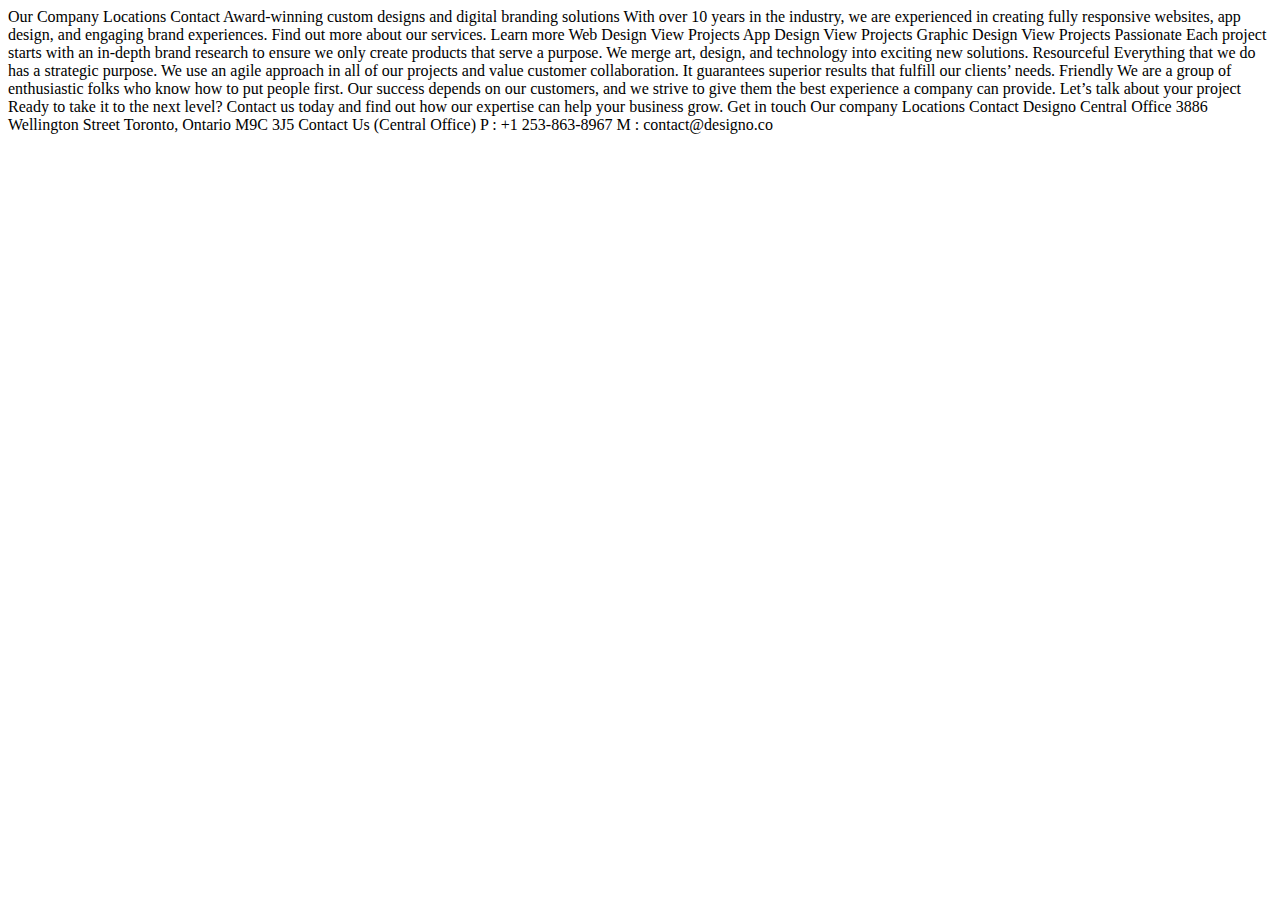
<file: starter-code/index.html>
<!DOCTYPE html>
<html lang="en">
<head> 
  <meta charset="UTF-8">
  <meta name="viewport" content="width=device-width, initial-scale=1.0">

  <link rel="icon" type="image/png" sizes="32x32" href="./assets/favicon-32x32.png">
  
  <title>Frontend Mentor | Designo Agency Website Challenge</title>
</head>
<body>
  Our Company
  Locations
  Contact
  
  Award-winning custom designs and digital branding solutions

  With over 10 years in the industry, we are experienced in creating fully responsive websites, app design, 
  and engaging brand experiences. Find out more about our services.
  
  Learn more
  
  Web Design
  View Projects
  
  App Design
  View Projects
  
  Graphic Design
  View Projects
  
  Passionate
  Each project starts with an in-depth brand research to ensure we only create products that serve a purpose. We merge
  art, design, and technology into exciting new solutions.
  
  Resourceful
  Everything that we do has a strategic purpose. We use an agile approach in all of our projects and value customer
  collaboration. It guarantees superior results that fulfill our clients’ needs.
  
  Friendly
  We are a group of enthusiastic folks who know how to put people first. Our success depends on our customers, and we
  strive to give them the best experience a company can provide.
  
  Let’s talk about your project
  Ready to take it to the next level? Contact us today and find out how our expertise can help your business grow.
  Get in touch
  
  Our company
  Locations
  Contact
  
  Designo Central Office
  3886 Wellington Street
  Toronto, Ontario M9C 3J5
  
  Contact Us (Central Office)
  P : +1 253-863-8967
  M : contact@designo.co
</body>
</html>
</file>
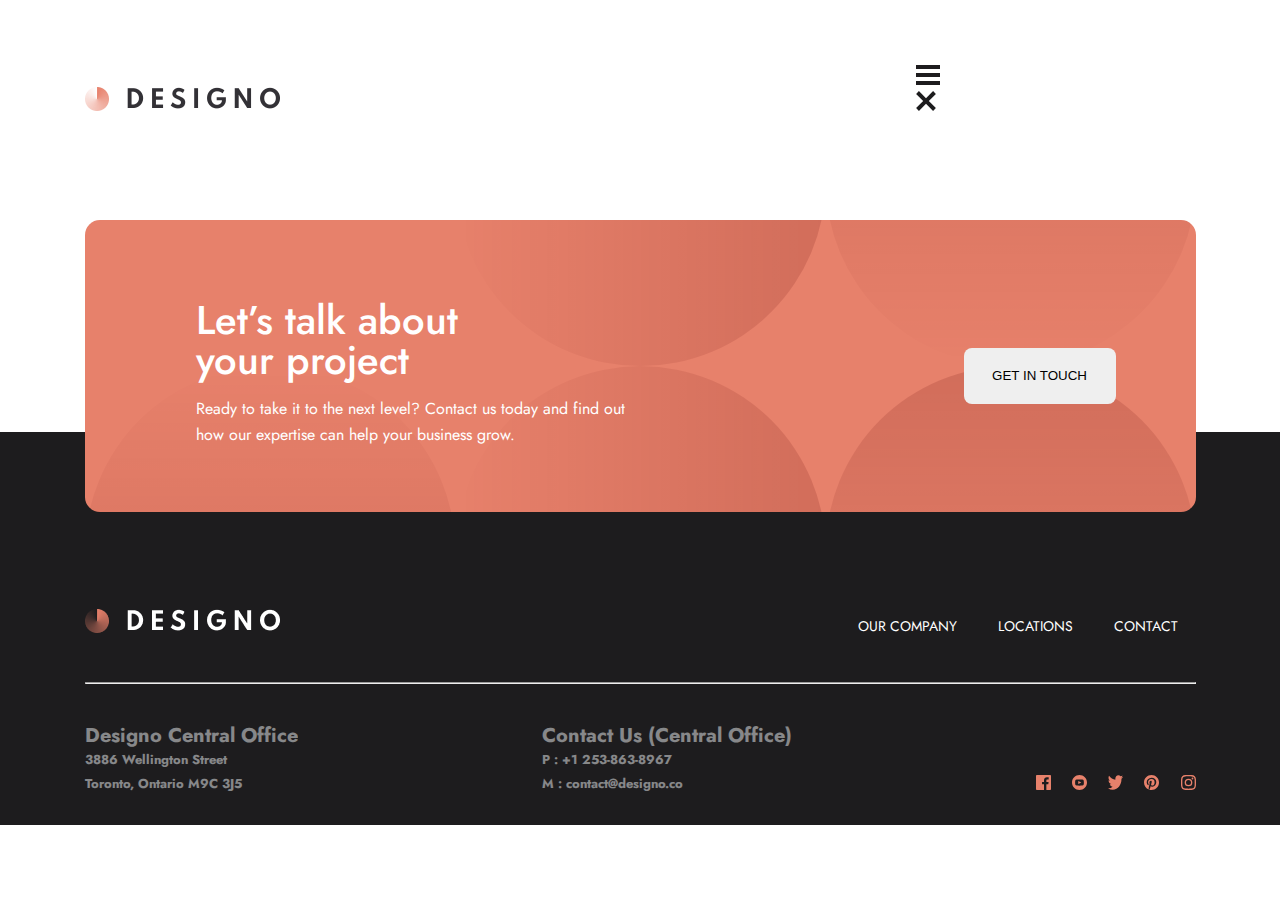
<file: starter-code/html pages/index.html>
<!DOCTYPE html>
<html lang="en">

<head>
  <meta charset="UTF-8">
  <meta name="viewport" content="width=device-width, initial-scale=1.0">

  <link rel="icon" type="image/png" sizes="32x32" href="./assets/favicon-32x32.png">
  <link rel="preconnect" href="https://fonts.googleapis.com">
  <link rel="preconnect" href="https://fonts.gstatic.com" crossorigin>
  <link rel="stylesheet" href="/starter-code/css pages/index.css">
  <link
    href="https://fonts.googleapis.com/css2?family=Atkinson+Hyperlegible&family=Inter:wght@100;200;300;400;500;600;700;800;900&family=Jost:ital,wght@0,100;0,200;0,300;0,400;0,500;0,600;0,700;0,800;0,900;1,100;1,200;1,300;1,400;1,500;1,600;1,700;1,800;1,900&family=Outfit:wght@100;200;300;400;500;600;700;800;900&family=Poppins:ital,wght@0,100;0,200;1,100&family=Racing+Sans+One&family=Scheherazade+New:wght@400;700&display=swap"
    rel="stylesheet">

  <title>Frontend Mentor | Designo Agency Website Challenge</title>
</head>

<body>
   <main>
    <header>
      <nav>
      <div class="logo">
        <a href="./index.html" >  <img class="logo" src="/starter-code/assets/shared/desktop/Group 13.png" alt="logo"> </a>
      </div>
      <section class="mob-menu">
        <img class="mob-open" src="/starter-code/assets/shared/mobile/icon-hamburger.svg" alt="open">
        <div class="mob-wrapper close">
          <img class="mob-close" src="/starter-code/assets/shared/mobile/icon-close.svg" alt="close">
        </div>
        <div class="link menu-tab">
          <a href="./index.html" class="mob-list-item">OUR COMPANY</a>
          <a href="./index.html" class="mob-list-item">LOCATIONS</a>
          <a href="./index.html" class="mob-list-item">CONATCT</a>
        </div>
      </section>
    </nav>
    </header>

    <section class="project-container">
      <div class="gig">
      <div class="project">
       <h1>Let’s talk about your project</h1>
       <h2>Ready to take it to the next level? Contact us today and find out how our expertise can help your business grow.
       </h2>
      </div>
       <button class="get-touch">GET IN TOUCH</button>
      </div>
     </section>

    <footer>
      <section class="foot">
       <nav >
        <div class="logo">
          <a href="http://"> <img src="/starter-code/assets/shared/desktop/Group 14.png" alt=""> </a>
        </div>
        <div class="links-link">
          <a href="./index.html" >OUR COMPANY</a>
          <a href="./index.html" >LOCATIONS</a>
          <a href="./index.html" >CONTACT</a>
        </div>
       </nav>
       <hr>
       <div class="container1">
        <div class="container-direction">
          <h1>Designo Central Office</h1>
          <h2> 3886 Wellington Street</h2>
          <h2>Toronto, Ontario M9C 3J5</h2>
        </div>
        <div class="container-contact">
          <h1>Contact Us (Central Office)</h1>
          <h2>P : +1 253-863-8967</h2>
          <h2>M : contact@designo.co</h2>
        </div>
     
        <div class="footer-icons">
          <img src="/starter-code/assets/shared/desktop/icon-facebook.svg" alt="facebook">
          <img src="/starter-code/assets/shared/desktop/icon-youtube.svg" alt="youtube">
          <img src="/starter-code/assets/shared/desktop/icon-twitter.svg" alt="twitter">
          <img src="/starter-code/assets/shared/desktop/icon-pinterest.svg" alt="pinterest">
          <img src="/starter-code/assets/shared/desktop/icon-instagram.svg" alt="instagram">
        </div>
       </div>
      </div>
    </section>
    </footer>
   </main>
</body>

</html>
</file>
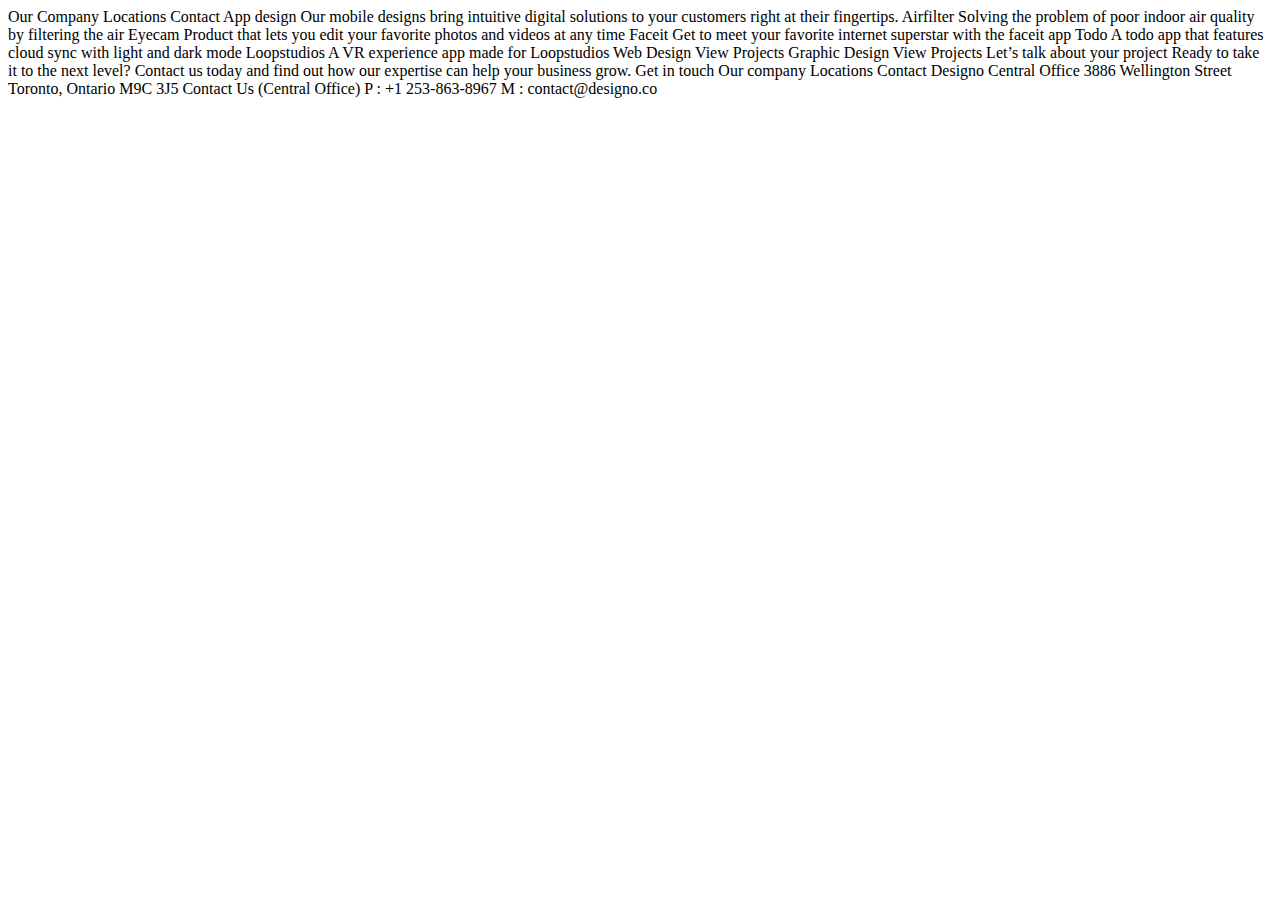
<file: starter-code/app-design.html>
<!DOCTYPE html>
<html lang="en">
<head>
  <meta charset="UTF-8">
  <meta name="viewport" content="width=device-width, initial-scale=1.0">

  <link rel="icon" type="image/png" sizes="32x32" href="./assets/favicon-32x32.png">
  <link rel="preconnect" href="https://fonts.googleapis.com">
 <link rel="preconnect" href="https://fonts.gstatic.com" crossorigin>
 <link href="https://fonts.googleapis.com/css2?family=Atkinson+Hyperlegible&family=Inter:wght@100;200;300;400;500;600;700;800;900&family=Jost:ital,wght@0,100;0,200;0,300;0,400;0,500;0,600;0,700;0,800;0,900;1,100;1,200;1,300;1,400;1,500;1,600;1,700;1,800;1,900&family=Outfit:wght@100;200;300;400;500;600;700;800;900&family=Poppins:ital,wght@0,100;0,200;1,100&family=Racing+Sans+One&family=Scheherazade+New:wght@400;700&display=swap" rel="stylesheet">
  
  <title>Frontend Mentor | Designo Agency Website Challenge</title>
</head>
<body>
  Our Company
  Locations
  Contact

  App design
  Our mobile designs bring intuitive digital solutions to your customers right at their fingertips.

  Airfilter
  Solving the problem of poor indoor air quality by filtering the air

  Eyecam
  Product that lets you edit your favorite photos and videos at any time

  Faceit
  Get to meet your favorite internet superstar with the faceit app

  Todo
  A todo app that features cloud sync with light and dark mode

  Loopstudios
  A VR experience app made for Loopstudios

  Web Design
  View Projects

  Graphic Design
  View Projects

  Let’s talk about your project
  Ready to take it to the next level? Contact us today and find out how our expertise can help
  your business grow.
  Get in touch

  Our company
  Locations
  Contact

  Designo Central Office
  3886 Wellington Street
  Toronto, Ontario M9C 3J5

  Contact Us (Central Office)
  P : +1 253-863-8967
  M : contact@designo.co
</body>
</html>
</file>
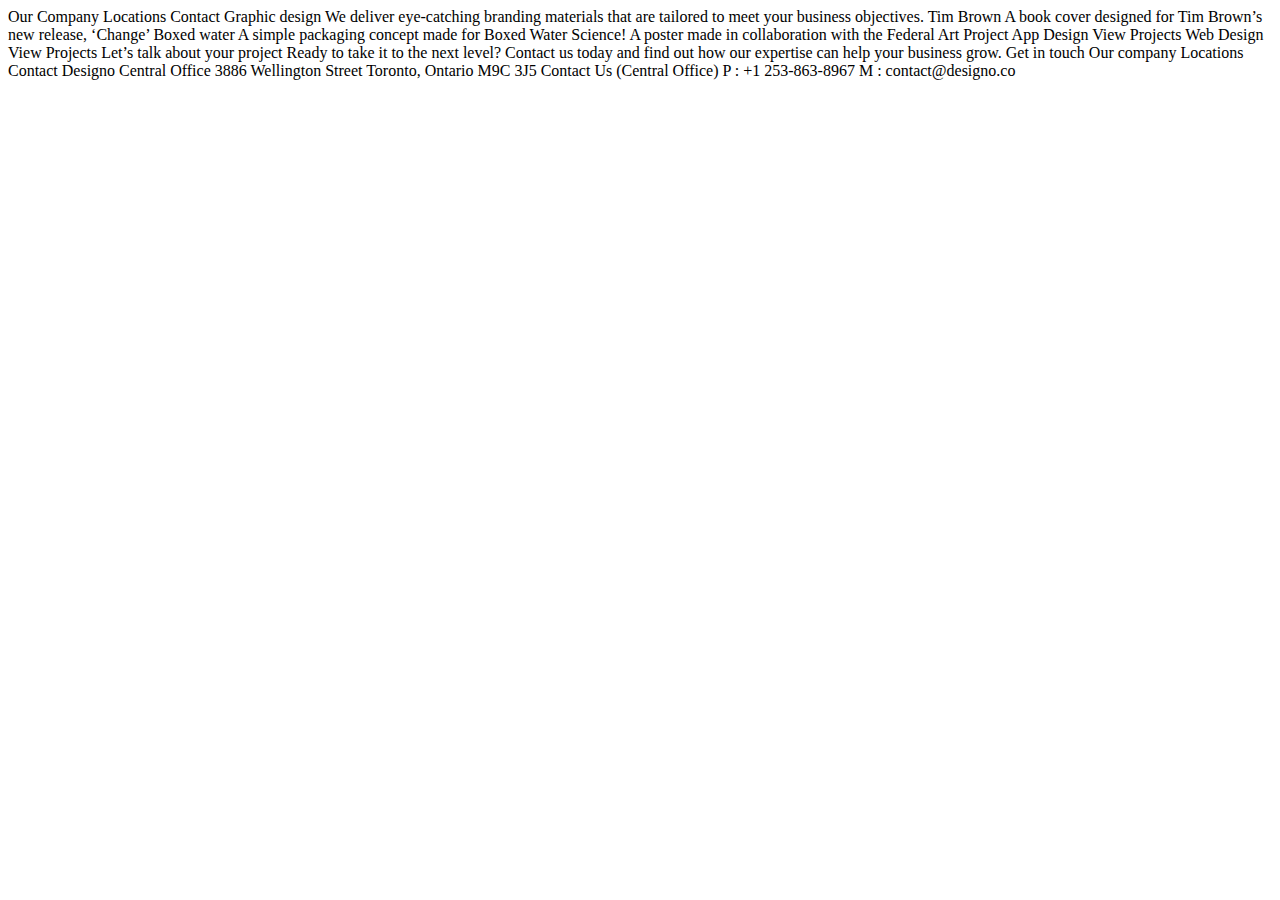
<file: starter-code/graphic-design.html>
<!DOCTYPE html>
<html lang="en">
<head>
  <meta charset="UTF-8">
  <meta name="viewport" content="width=device-width, initial-scale=1.0">

  <link rel="icon" type="image/png" sizes="32x32" href="./assets/favicon-32x32.png">
  
  <title>Frontend Mentor | Designo Agency Website Challenge</title>
</head>
<body>
  Our Company
  Locations
  Contact

  Graphic design
  We deliver eye-catching branding materials that are tailored to meet your business objectives.

  Tim Brown
  A book cover designed for Tim Brown’s new release, ‘Change’

  Boxed water
  A simple packaging concept made for Boxed Water

  Science!
  A poster made in collaboration with the Federal Art Project

  App Design
  View Projects

  Web Design
  View Projects

  Let’s talk about your project
  Ready to take it to the next level? Contact us today and find out how our expertise can 
  help your business grow.
  Get in touch

  Our company
  Locations
  Contact

  Designo Central Office
  3886 Wellington Street
  Toronto, Ontario M9C 3J5

  Contact Us (Central Office)
  P : +1 253-863-8967
  M : contact@designo.co
</body>
</html>
</file>
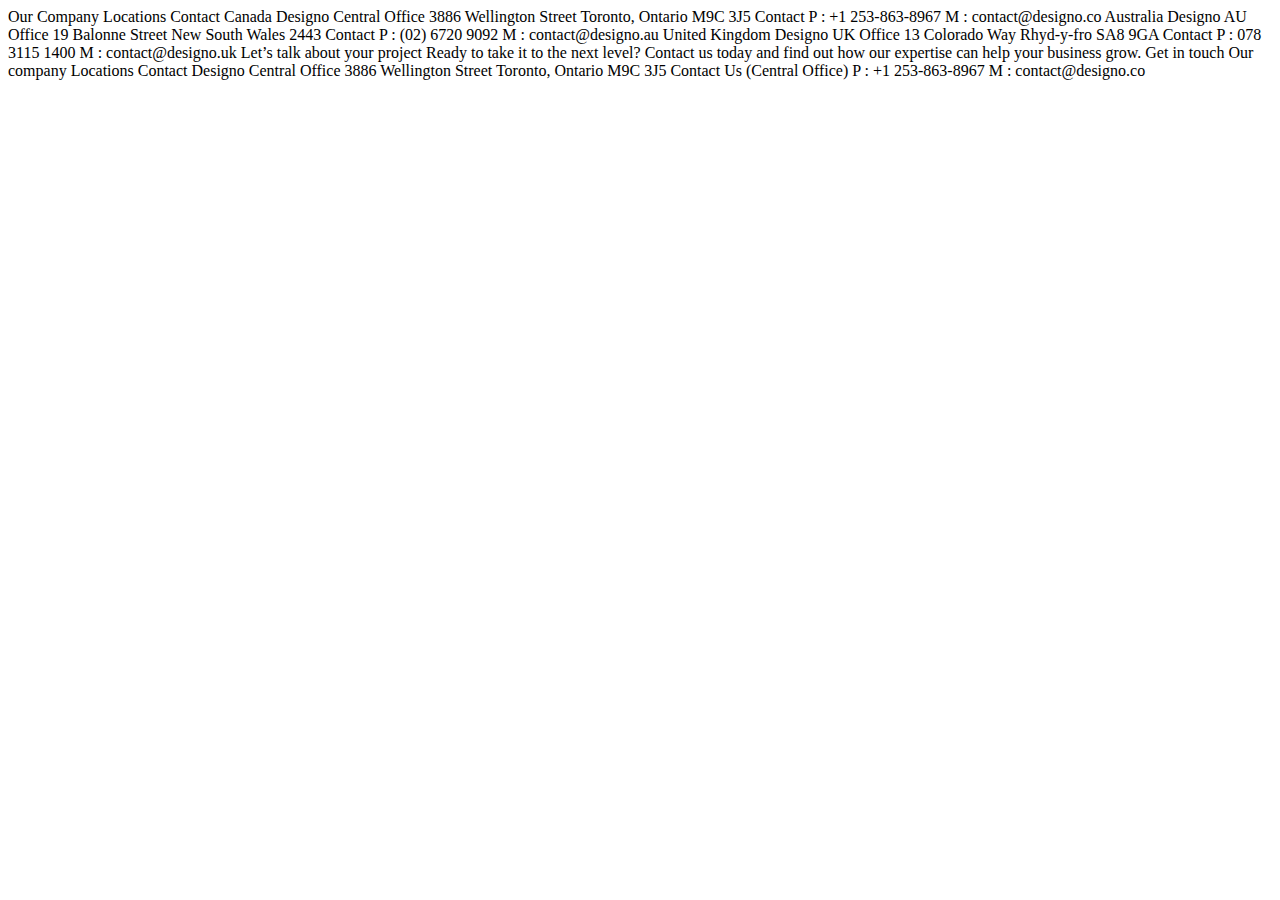
<file: starter-code/locations.html>
<!DOCTYPE html>
<html lang="en">
<head>
  <meta charset="UTF-8">
  <meta name="viewport" content="width=device-width, initial-scale=1.0">

  <link rel="icon" type="image/png" sizes="32x32" href="./assets/favicon-32x32.png">
  
  <title>Frontend Mentor | Designo Agency Website Challenge</title>
</head>
<body>
  Our Company
  Locations
  Contact

  Canada
  Designo Central Office
  3886 Wellington Street
  Toronto, Ontario M9C 3J5

  Contact
  P : +1 253-863-8967
  M : contact@designo.co

  Australia
  Designo AU Office
  19 Balonne Street
  New South Wales 2443

  Contact
  P : (02) 6720 9092
  M : contact@designo.au

  United Kingdom
  Designo UK Office
  13 Colorado Way
  Rhyd-y-fro SA8 9GA

  Contact
  P : 078 3115 1400
  M : contact@designo.uk

  Let’s talk about your project
  Ready to take it to the next level? Contact us today and find out how our expertise can 
  help your business grow.
  Get in touch
  
  Our company
  Locations
  Contact
  
  Designo Central Office
  3886 Wellington Street
  Toronto, Ontario M9C 3J5
  
  Contact Us (Central Office)
  P : +1 253-863-8967
  M : contact@designo.co
</body>
</html>
</file>
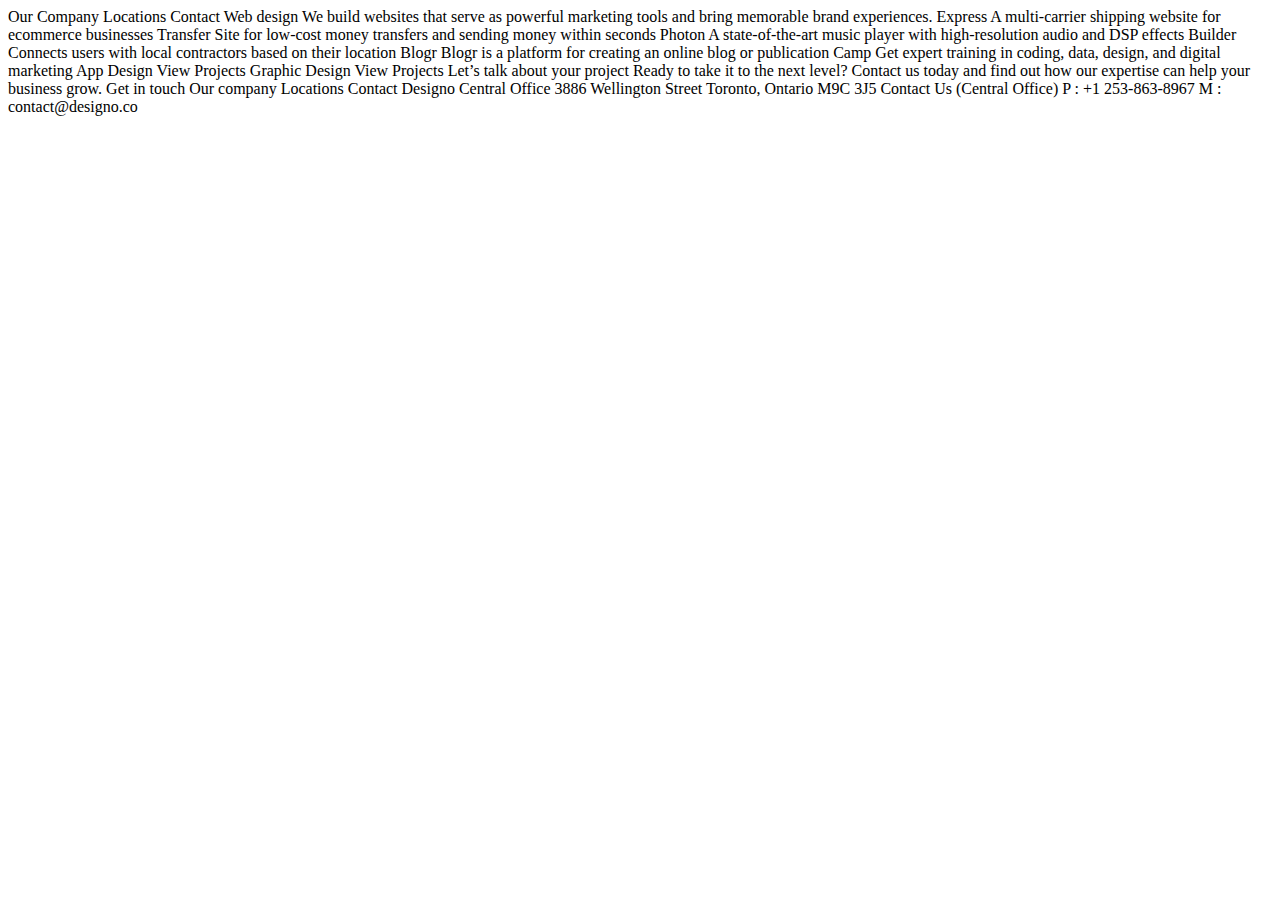
<file: starter-code/web-design.html>
<!DOCTYPE html>
<html lang="en">
<head>
  <meta charset="UTF-8">
  <meta name="viewport" content="width=device-width, initial-scale=1.0">

  <link rel="icon" type="image/png" sizes="32x32" href="./assets/favicon-32x32.png">
  <link rel="preconnect" href="https://fonts.googleapis.com">
  <link rel="preconnect" href="https://fonts.gstatic.com" crossorigin>
  <link href="https://fonts.googleapis.com/css2?family=Atkinson+Hyperlegible&family=Inter:wght@100;200;300;400;500;600;700;800;900&family=Jost:ital,wght@0,100;0,200;0,300;0,400;0,500;0,600;0,700;0,800;0,900;1,100;1,200;1,300;1,400;1,500;1,600;1,700;1,800;1,900&family=Outfit:wght@100;200;300;400;500;600;700;800;900&family=Poppins:ital,wght@0,100;0,200;1,100&family=Racing+Sans+One&family=Scheherazade+New:wght@400;700&display=swap" rel="stylesheet">
  
  <title>Frontend Mentor | Designo Agency Website Challenge</title>
</head>
<body>
  Our Company
  Locations
  Contact

  Web design
  We build websites that serve as powerful marketing tools and bring memorable brand experiences.
  
  Express
  A multi-carrier shipping website for ecommerce businesses

  Transfer
  Site for low-cost money transfers and sending money within seconds

  Photon
  A state-of-the-art music player with high-resolution audio and DSP effects

  Builder
  Connects users with local contractors based on their location

  Blogr
  Blogr is a platform for creating an online blog or publication

  Camp
  Get expert training in coding, data, design, and digital marketing

  App Design
  View Projects
  
  Graphic Design
  View Projects
  
  Let’s talk about your project
  Ready to take it to the next level? Contact us today and find out how our expertise can help 
  your business grow.
  Get in touch
  
  Our company
  Locations
  Contact
  
  Designo Central Office
  3886 Wellington Street
  Toronto, Ontario M9C 3J5
  
  Contact Us (Central Office)
  P : +1 253-863-8967
  M : contact@designo.co
</body>
</html>
</file>
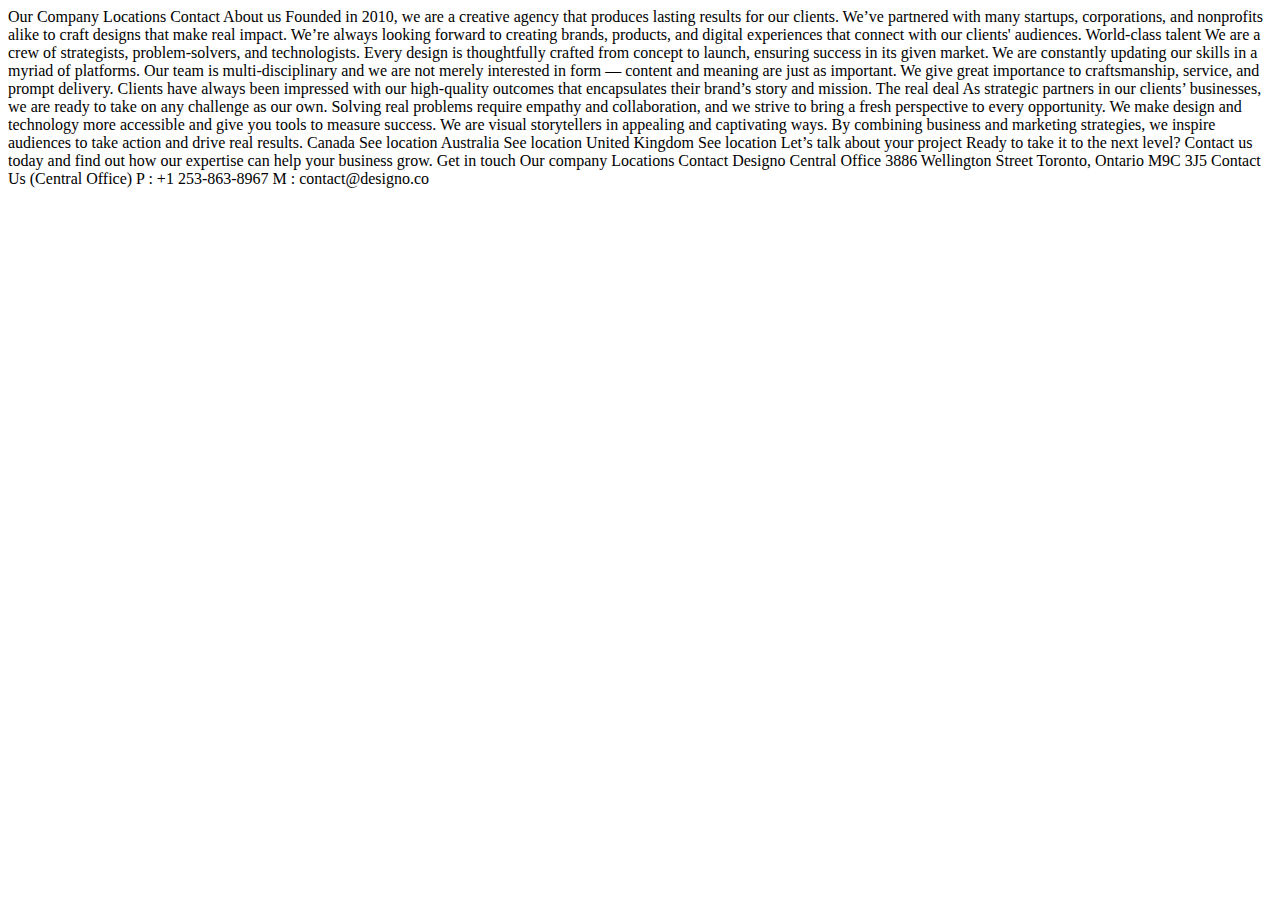
<file: starter-code/html pages/about.html>
<!DOCTYPE html>
<html lang="en">

<head>
  <meta charset="UTF-8">
  <meta name="viewport" content="width=device-width, initial-scale=1.0">

  <link rel="icon" type="image/png" sizes="32x32" href="./assets/favicon-32x32.png">
  <link rel="preconnect" href="https://fonts.googleapis.com">
  <link rel="preconnect" href="https://fonts.gstatic.com" crossorigin>
  <link
    href="https://fonts.googleapis.com/css2?family=Atkinson+Hyperlegible&family=Inter:wght@100;200;300;400;500;600;700;800;900&family=Jost:ital,wght@0,100;0,200;0,300;0,400;0,500;0,600;0,700;0,800;0,900;1,100;1,200;1,300;1,400;1,500;1,600;1,700;1,800;1,900&family=Outfit:wght@100;200;300;400;500;600;700;800;900&family=Poppins:ital,wght@0,100;0,200;1,100&family=Racing+Sans+One&family=Scheherazade+New:wght@400;700&display=swap"
    rel="stylesheet">

  <title>Frontend Mentor | Designo Agency Website Challenge</title>
</head>

<body>
  Our Company
  Locations
  Contact

  About us
  Founded in 2010, we are a creative agency that produces lasting results for our clients.
  We’ve partnered with many startups, corporations, and nonprofits alike to craft designs
  that make real impact. We’re always looking forward to creating brands, products, and
  digital experiences that connect with our clients' audiences.

  World-class talent
  We are a crew of strategists, problem-solvers, and technologists. Every design is thoughtfully
  crafted from concept to launch, ensuring success in its given market. We are constantly updating
  our skills in a myriad of platforms.

  Our team is multi-disciplinary and we are not merely interested in form — content and meaning
  are just as important. We give great importance to craftsmanship, service, and prompt delivery.
  Clients have always been impressed with our high-quality outcomes that encapsulates their
  brand’s story and mission.

  The real deal
  As strategic partners in our clients’ businesses, we are ready to take on any challenge as our own.
  Solving real problems require empathy and collaboration, and we strive to bring a fresh perspective to every
  opportunity. We make design and technology more accessible and give you tools to measure success.

  We are visual storytellers in appealing and captivating ways. By combining business and marketing strategies,
  we inspire audiences to take action and drive real results.

  Canada
  See location

  Australia
  See location

  United Kingdom
  See location

  Let’s talk about your project
  Ready to take it to the next level? Contact us today and find out how our expertise can
  help your business grow.
  Get in touch

  Our company
  Locations
  Contact

  Designo Central Office
  3886 Wellington Street
  Toronto, Ontario M9C 3J5

  Contact Us (Central Office)
  P : +1 253-863-8967
  M : contact@designo.co
</body>

</html>
</file>
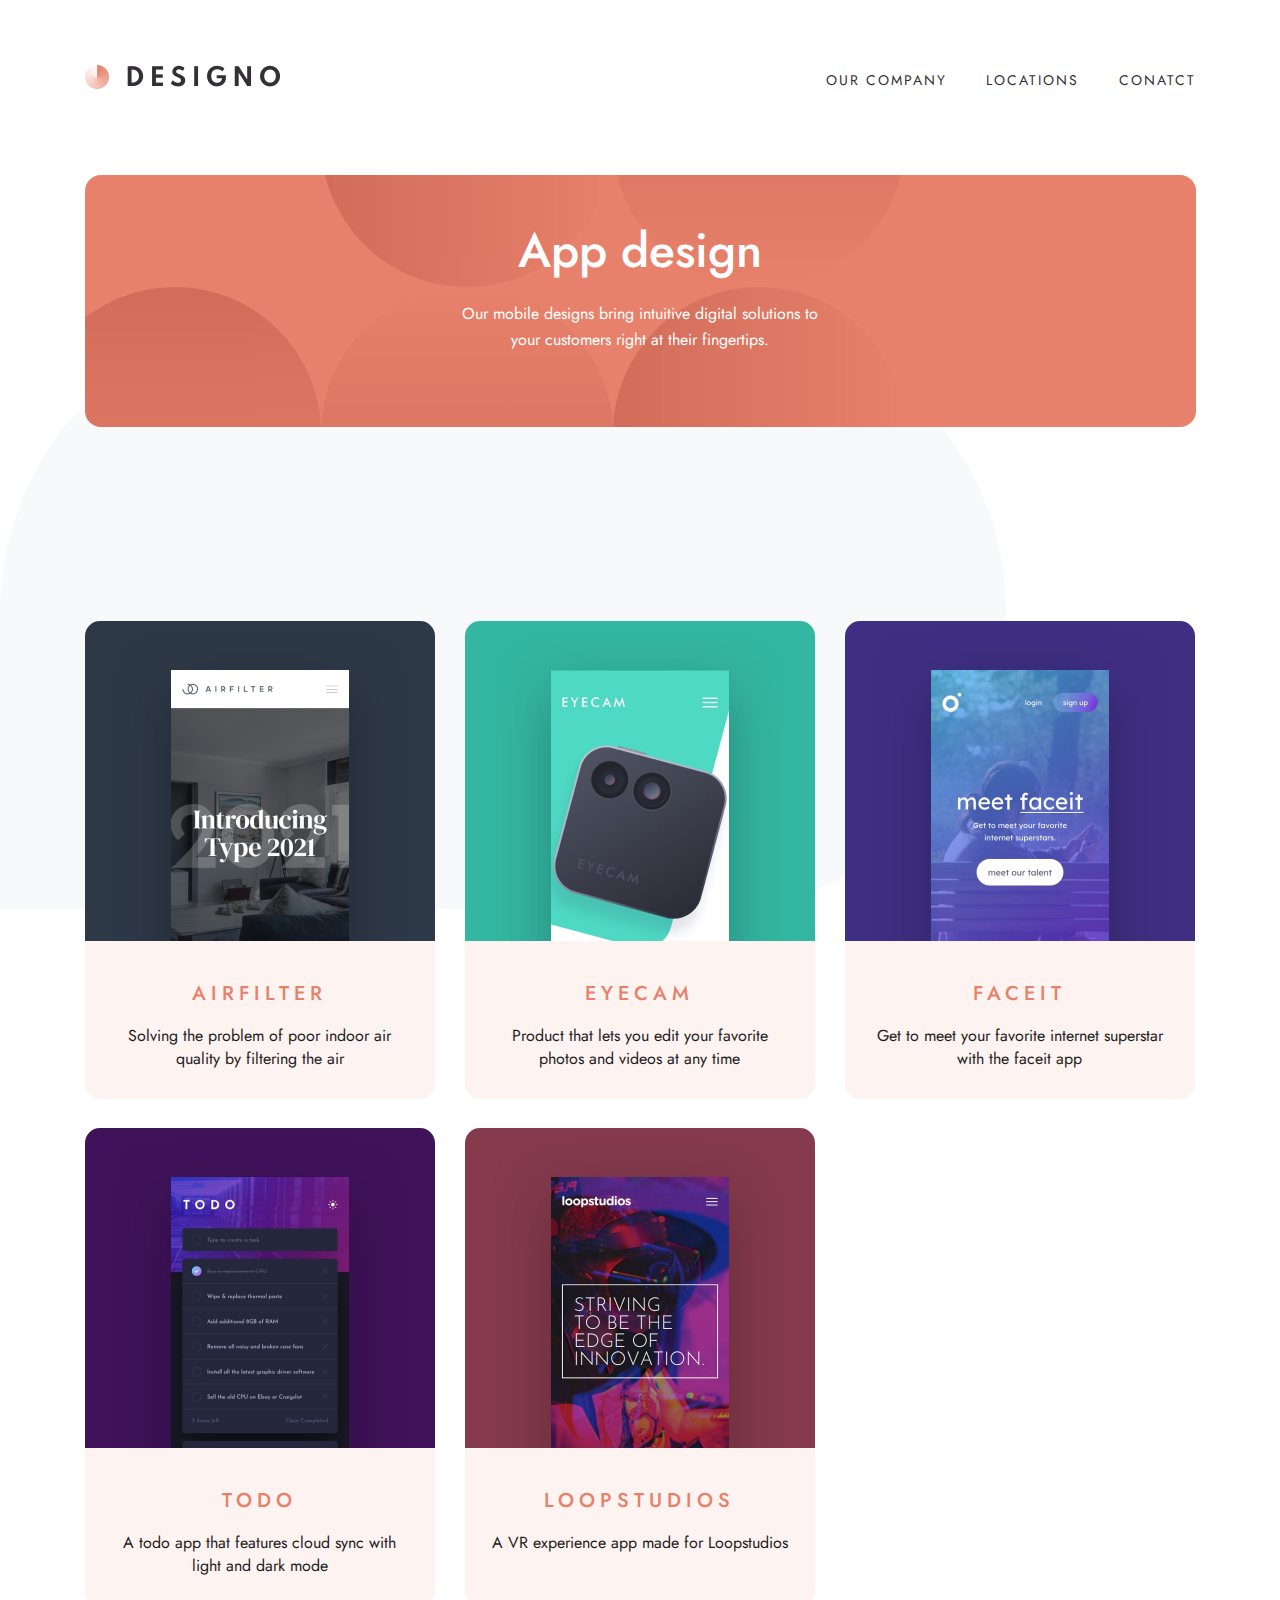
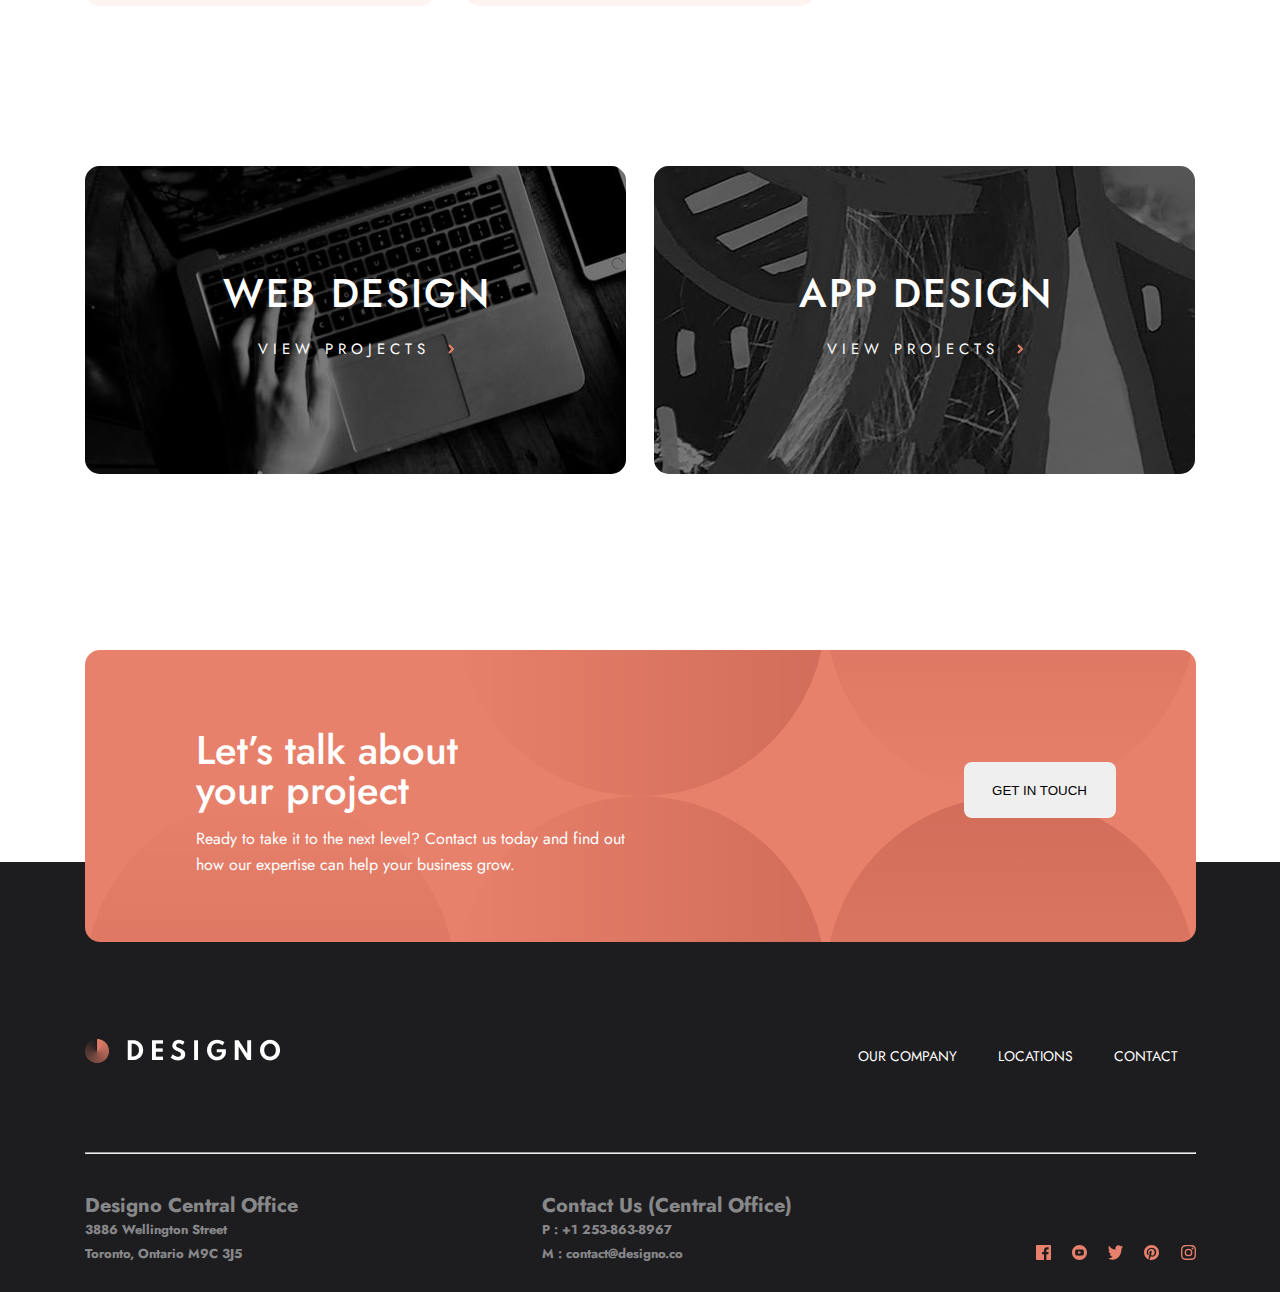
<file: starter-code/html pages/app-design.html>
<!DOCTYPE html>
<html lang="en">

<head>
  <meta charset="UTF-8" />
  <meta name="viewport" content="width=device-width, initial-scale=1.0" />

  <link rel="icon" type="image/png" sizes="32x32" href="./assets/favicon-32x32.png" />
  <link rel="preconnect" href="https://fonts.googleapis.com" />
  <link rel="preconnect" href="https://fonts.gstatic.com" crossorigin />
  <link
    href="https://fonts.googleapis.com/css2?family=Atkinson+Hyperlegible&family=Inter:wght@100;200;300;400;500;600;700;800;900&family=Jost:ital,wght@0,100;0,200;0,300;0,400;0,500;0,600;0,700;0,800;0,900;1,100;1,200;1,300;1,400;1,500;1,600;1,700;1,800;1,900&family=Outfit:wght@100;200;300;400;500;600;700;800;900&family=Poppins:ital,wght@0,100;0,200;1,100&family=Racing+Sans+One&family=Scheherazade+New:wght@400;700&display=swap"
    rel="stylesheet" />
  <link rel="stylesheet" href="/starter-code/css pages/app-design.css" />

  <title>Frontend Mentor | Designo Agency Website Challenge</title>
</head>

<body>
  <main>
    <header>
      <nav>
        <div class="logo">
          <a href="./index.html">
            <img class="logo" src="/starter-code/assets/shared/desktop/Group 13.png" alt="logo" />
          </a>
        </div>
        <div class="links">
          <a href="./index.html">OUR COMPANY</a>
          <a href="./locations.html">LOCATIONS</a>
          <a href="./contact.html">CONATCT</a>
        </div>
      </nav>
    </header>

    <section class="app-section">
      <div class="app-div">
        <h1>App design</h1>
        <p>
          Our mobile designs bring intuitive digital solutions to your
          customers right at their fingertips.
        </p>
      </div>
      <div class="el"></div>
    </section>

    <div class="circ"></div>

    <section class="stuff" id="stuff">
      <!-- 
        <div class="box">
          <div class="innerbox">
            <img class="in_img" src="/starter-code/assets/app-design/desktop/image-airfilter.jpg">
          </div>
          <div class="words">
            <h2>Airfilter</h2>
            <p>Solving the problem of poor indoor air quality by filtering the air</p>
          </div>
        </div>
       -->
    </section>

    <section class="pages">
      <!-- <div class="image-container"> 
          <img class="page1" alt />
          <div class="web">
            <h1>Web Design</h1>
            <a href="../html pages/web-design.html">View Projects  <span><img src="../assets/shared/desktop/icon-right-arrow.svg" alt=""></span></a>
        </div>
      </div> -->
      <!-- Graphic Design View Projects -->
    </section>

    <section class="project-container">
      <div class="gig">
        <div class="project">
          <h1>Let’s talk about your project</h1>
          <h2>
            Ready to take it to the next level? Contact us today and find out
            how our expertise can help your business grow.
          </h2>
        </div>
        <button class="get-touch">GET IN TOUCH</button>
      </div>
    </section>

    <footer>
      <section class="foot">
        <nav>
          <div class="logo">
            <a href="http://">
              <img src="/starter-code/assets/shared/desktop/Group 14.png" alt="" />
            </a>
          </div>
          <div class="links-link">
            <a href="./index.html">OUR COMPANY</a>
            <a href="./index.html">LOCATIONS</a>
            <a href="./index.html">CONTACT</a>
          </div>
        </nav>
        <hr />
        <div class="container">
          <div class="container-direction">
            <h1>Designo Central Office</h1>
            <h2>3886 Wellington Street</h2>
            <h2>Toronto, Ontario M9C 3J5</h2>
          </div>
          <div class="container-contact">
            <h1>Contact Us (Central Office)</h1>
            <h2>P : +1 253-863-8967</h2>
            <h2>M : contact@designo.co</h2>
          </div>

          <div class="footer-icons">
            <img src="/starter-code/assets/shared/desktop/icon-facebook.svg" alt="facebook" />
            <img src="/starter-code/assets/shared/desktop/icon-youtube.svg" alt="youtube" />
            <img src="/starter-code/assets/shared/desktop/icon-twitter.svg" alt="twitter" />
            <img src="/starter-code/assets/shared/desktop/icon-pinterest.svg" alt="pinterest" />
            <img src="/starter-code/assets/shared/desktop/icon-instagram.svg" alt="instagram" />
          </div>
        </div>
      </section>
    </footer>
  </main>
  <script src="/starter-code/js/app-design.js"></script>
</body>

</html>
</file>
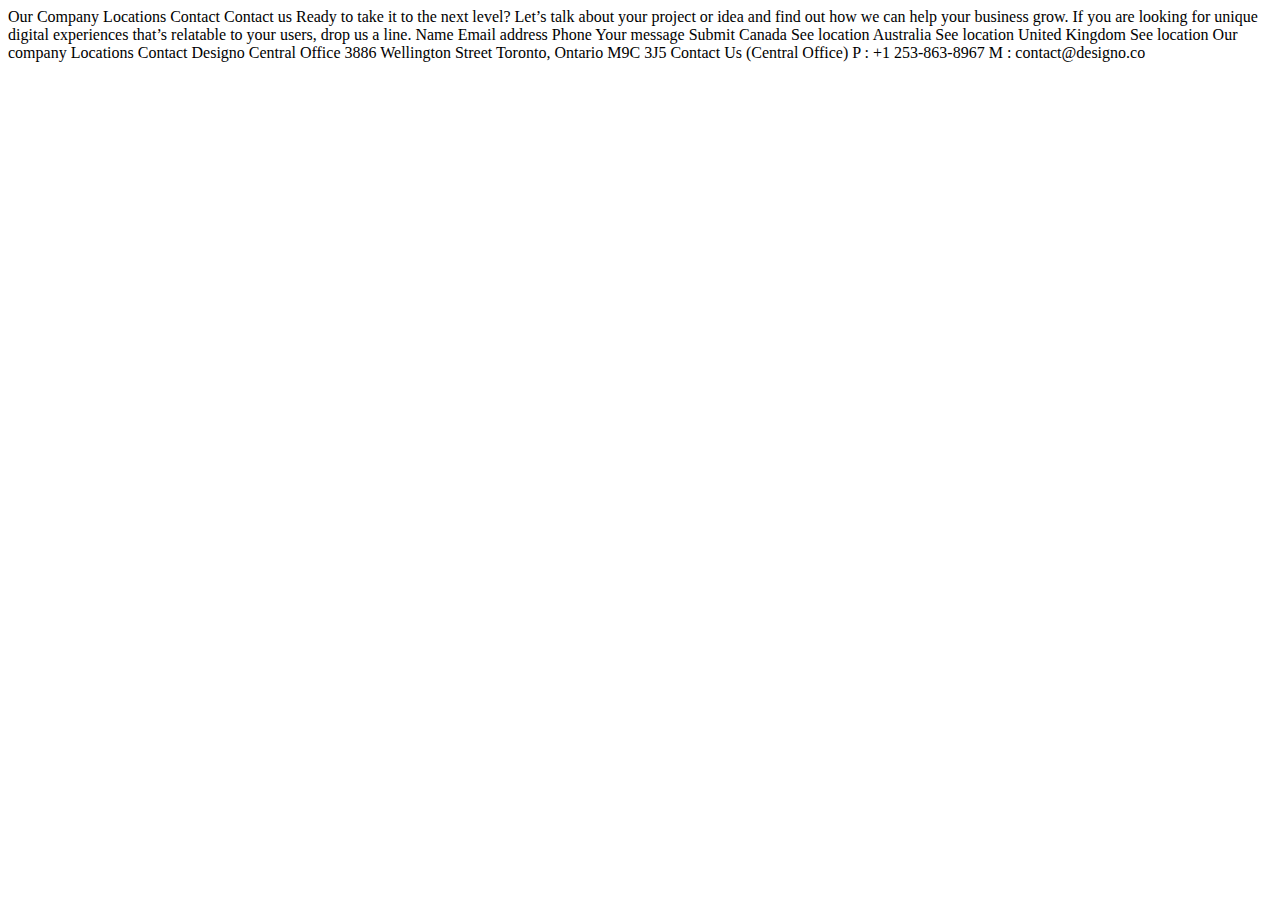
<file: starter-code/html pages/contact.html>
<!DOCTYPE html>
<html lang="en">

<head>
  <meta charset="UTF-8">
  <meta name="viewport" content="width=device-width, initial-scale=1.0">

  <link rel="icon" type="image/png" sizes="32x32" href="./assets/favicon-32x32.png">
  <link rel="preconnect" href="https://fonts.googleapis.com">
  <link rel="preconnect" href="https://fonts.gstatic.com" crossorigin>
  <link
    href="https://fonts.googleapis.com/css2?family=Atkinson+Hyperlegible&family=Inter:wght@100;200;300;400;500;600;700;800;900&family=Jost:ital,wght@0,100;0,200;0,300;0,400;0,500;0,600;0,700;0,800;0,900;1,100;1,200;1,300;1,400;1,500;1,600;1,700;1,800;1,900&family=Outfit:wght@100;200;300;400;500;600;700;800;900&family=Poppins:ital,wght@0,100;0,200;1,100&family=Racing+Sans+One&family=Scheherazade+New:wght@400;700&display=swap"
    rel="stylesheet">
  <title>Frontend Mentor | Designo Agency Website Challenge</title>
</head>

<body>
  Our Company
  Locations
  Contact

  Contact us
  Ready to take it to the next level? Let’s talk about your project or idea and find out how
  we can help your business grow. If you are looking for unique digital experiences that’s
  relatable to your users, drop us a line.

  Name
  Email address
  Phone
  Your message
  Submit

  Canada
  See location

  Australia
  See location

  United Kingdom
  See location

  Our company
  Locations
  Contact

  Designo Central Office
  3886 Wellington Street
  Toronto, Ontario M9C 3J5

  Contact Us (Central Office)
  P : +1 253-863-8967
  M : contact@designo.co
</body>

</html>
</file>
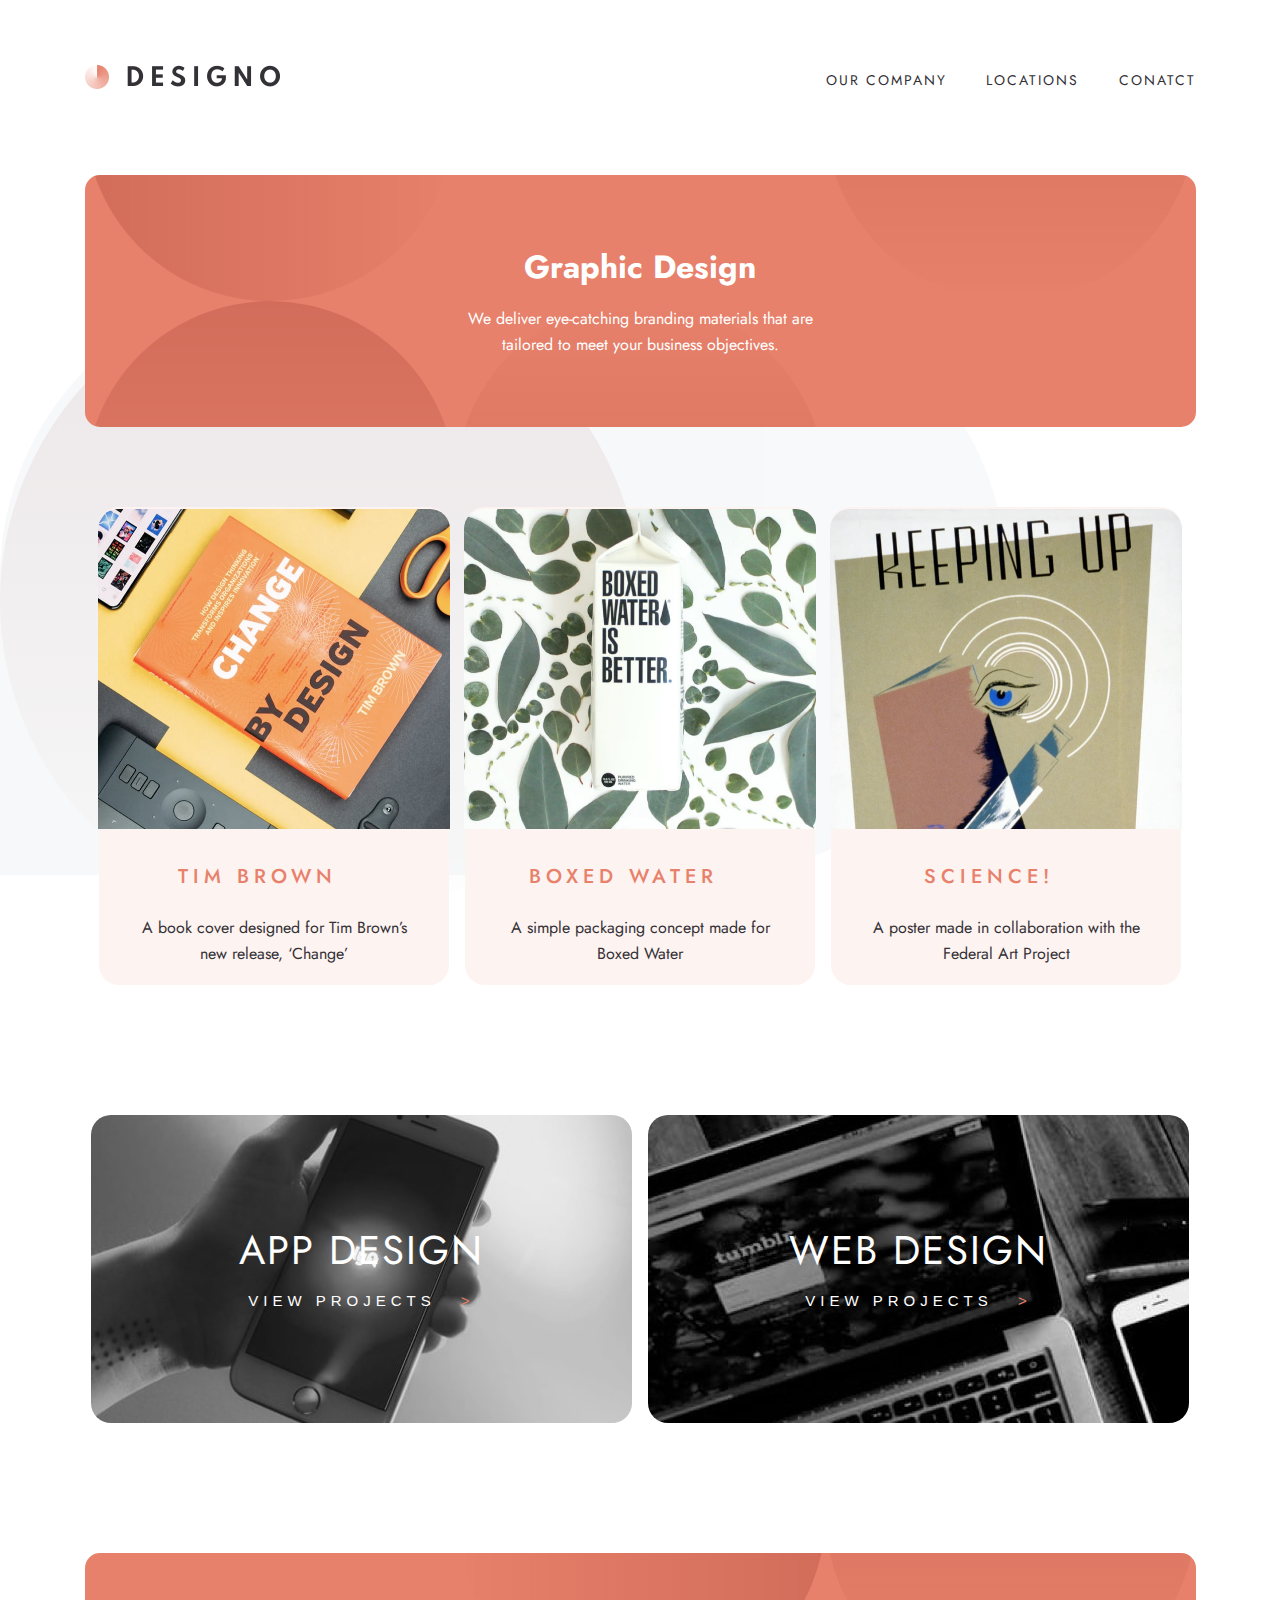
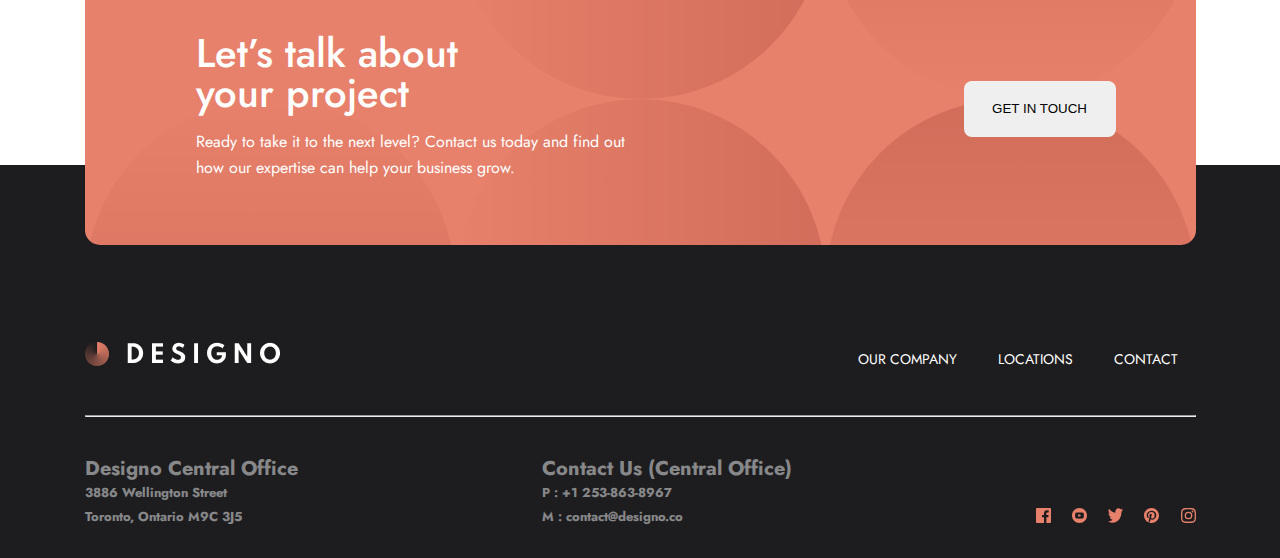
<file: starter-code/html pages/graphic-design.html>
<!DOCTYPE html>
<html lang="en">

<head>
  <meta charset="UTF-8">
  <meta name="viewport" content="width=device-width, initial-scale=1.0">

  <link rel="icon" type="image/png" sizes="32x32" href="./assets/favicon-32x32.png">
  <link rel="preconnect" href="https://fonts.googleapis.com">
  <link rel="preconnect" href="https://fonts.gstatic.com" crossorigin>
  <link
    href="https://fonts.googleapis.com/css2?family=Atkinson+Hyperlegible&family=Inter:wght@100;200;300;400;500;600;700;800;900&family=Jost:ital,wght@0,100;0,200;0,300;0,400;0,500;0,600;0,700;0,800;0,900;1,100;1,200;1,300;1,400;1,500;1,600;1,700;1,800;1,900&family=Outfit:wght@100;200;300;400;500;600;700;800;900&family=Poppins:ital,wght@0,100;0,200;1,100&family=Racing+Sans+One&family=Scheherazade+New:wght@400;700&display=swap"
    rel="stylesheet">
  <link rel="stylesheet" href="../css pages/graphic-design.css">  

  <title>Frontend Mentor | Designo Agency Website Challenge</title>
</head>

<body>

  <main class="page">

    <header>
      <nav>
      <div class="logo">
        <a href="./index.html" >  <img class="logo" src="/starter-code/assets/shared/desktop/Group 13.png" alt="logo"> </a>
      </div>
      <div class="links">
        <a href="./index.html" >OUR COMPANY</a>
        <a href="./index.html" >LOCATIONS</a>
        <a href="./index.html" >CONATCT</a>
      </div>
      <div class="menu-toggle">
        <div class="hamburger">
          <img src="../assets/shared/mobile/icon-hamburger.svg" alt="">
        </div>
      </div>
    </nav>
    
    </header>

  <section class="Main-content">
    <div class="intro">
    <h1> Graphic design </h1>
   <p> We deliver eye-catching branding materials that are tailored to meet your business objectives.</p>
   </div>
</section>
  <section class="bg-svg">
    <img src="../assets/home/desktop/bg-pattern-hero-home.svg" alt="home">
  </section>
 <section class="Second-content">
  <div class="container"></div>
</section>


<section class="third-content">
  <div class="Designs"></div>
</section>

<section class="project-container">
  <div class="gig">
  <div class="project">
   <h1>Let’s talk about your project</h1>
   <h2>Ready to take it to the next level? Contact us today and find out how our expertise can help your business grow.
   </h2>
  </div>
   <button class="get-touch">GET IN TOUCH</button>
  </div>
 </section>

 <footer>
   <section class="foot">
    <div class="foot1">
    <nav >
     <div class="logo">
       <a href="http://"> <img src="/starter-code/assets/shared/desktop/Group 14.png" alt=""> </a>
     </div>
     <div class="links-link">
       <a href="./index.html" >OUR COMPANY</a>
       <a href="./index.html" >LOCATIONS</a>
       <a href="./index.html" >CONTACT</a>
     </div>
    </nav>
    <hr >
    <d
    /*-iv class="container1">
     <div class="container-direction">
       <h1>Designo Central Office</h1>
       <h2> 3886 Wellington Street</h2>
       <h2>Toronto, Ontario M9C 3J5</h2>
     </div>
     <div class="container-contact">
       <h1>Contact Us (Central Office)</h1>
       <h2>P : +1 253-863-8967</h2>
       <h2>M : contact@designo.co</h2>
     </div>
  
     <div class="footer-icons">
       <img src="/starter-code/assets/shared/desktop/icon-facebook.svg" alt="facebook">
       <img src="/starter-code/assets/shared/desktop/icon-youtube.svg" alt="youtube">
       <img src="/starter-code/assets/shared/desktop/icon-twitter.svg" alt="twitter">
       <img src="/starter-code/assets/shared/desktop/icon-pinterest.svg" alt="pinterest">
       <img src="/starter-code/assets/shared/desktop/icon-instagram.svg" alt="instagram">
     </div>
    </div>
   </div>
 </section>
 </footer>


</main>
<script src="/starter-code/js/graphic-design.js"></script>
</body>

</html>
</file>
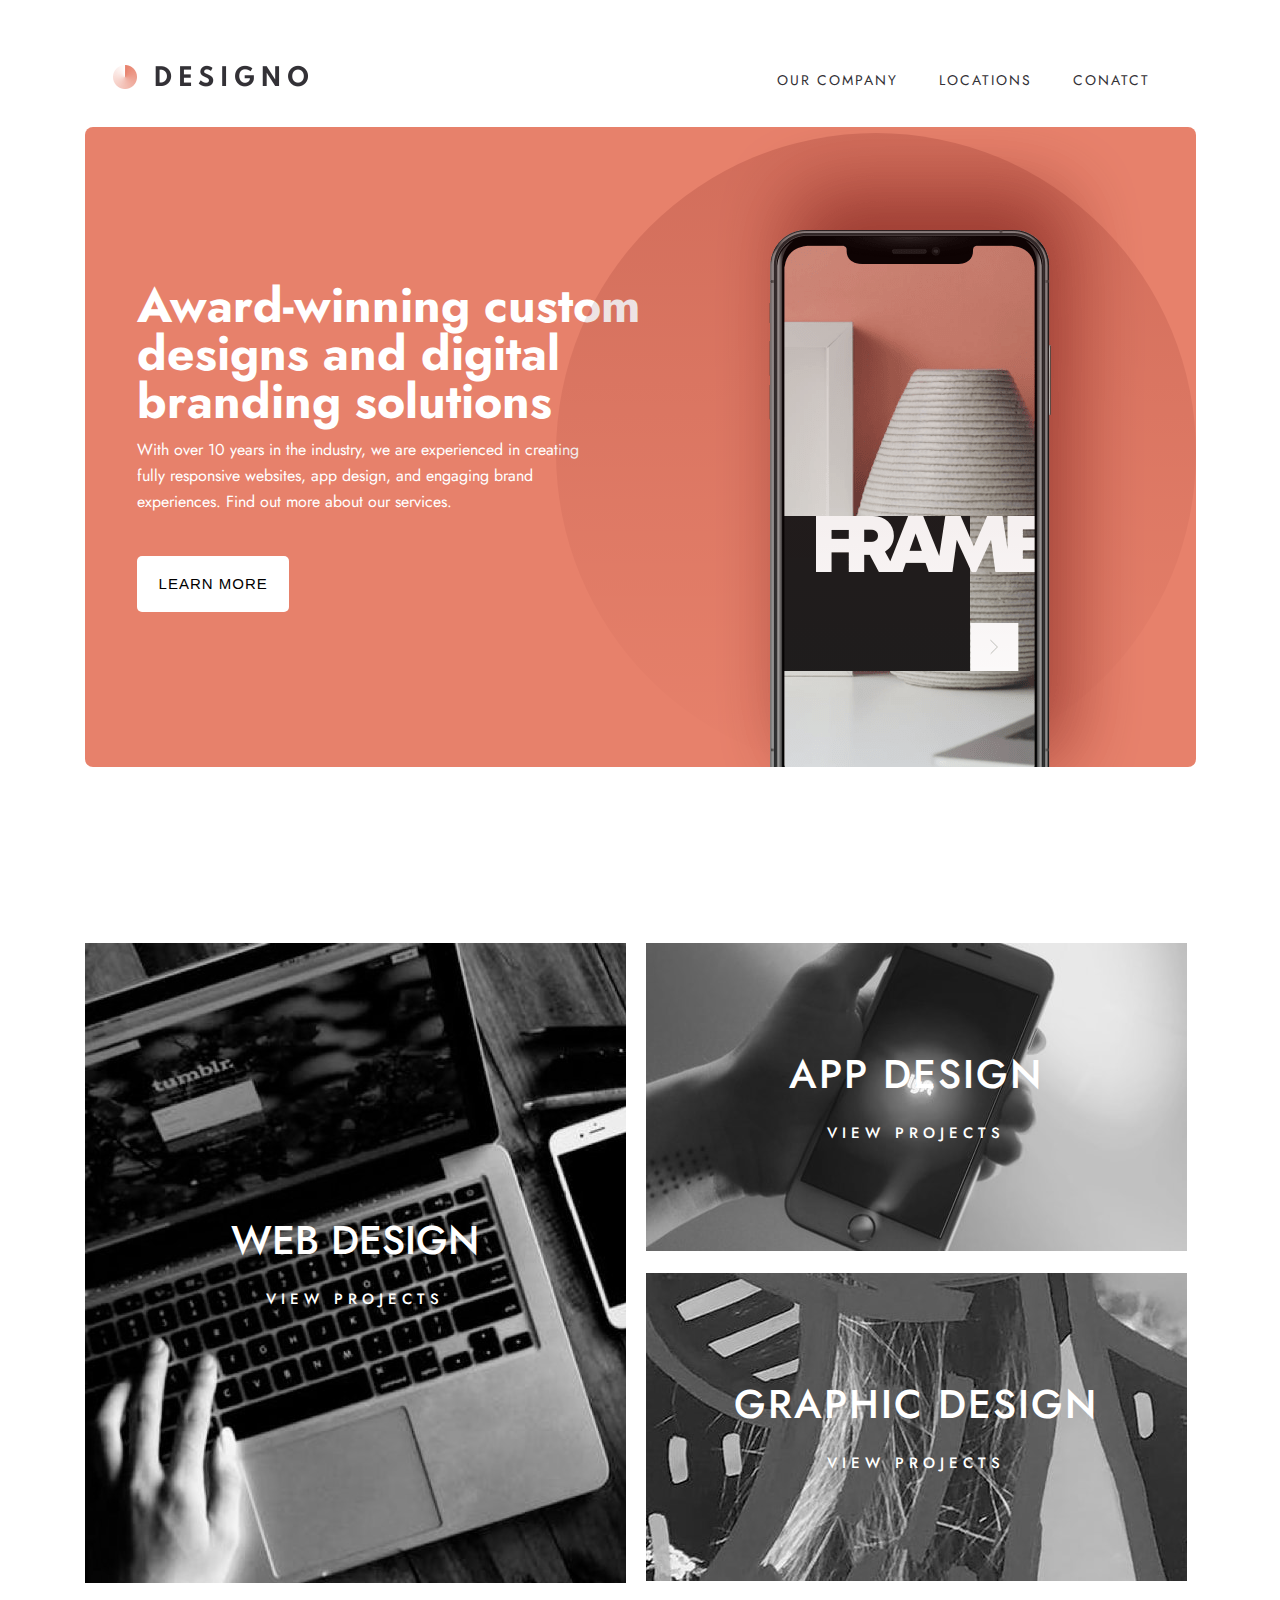
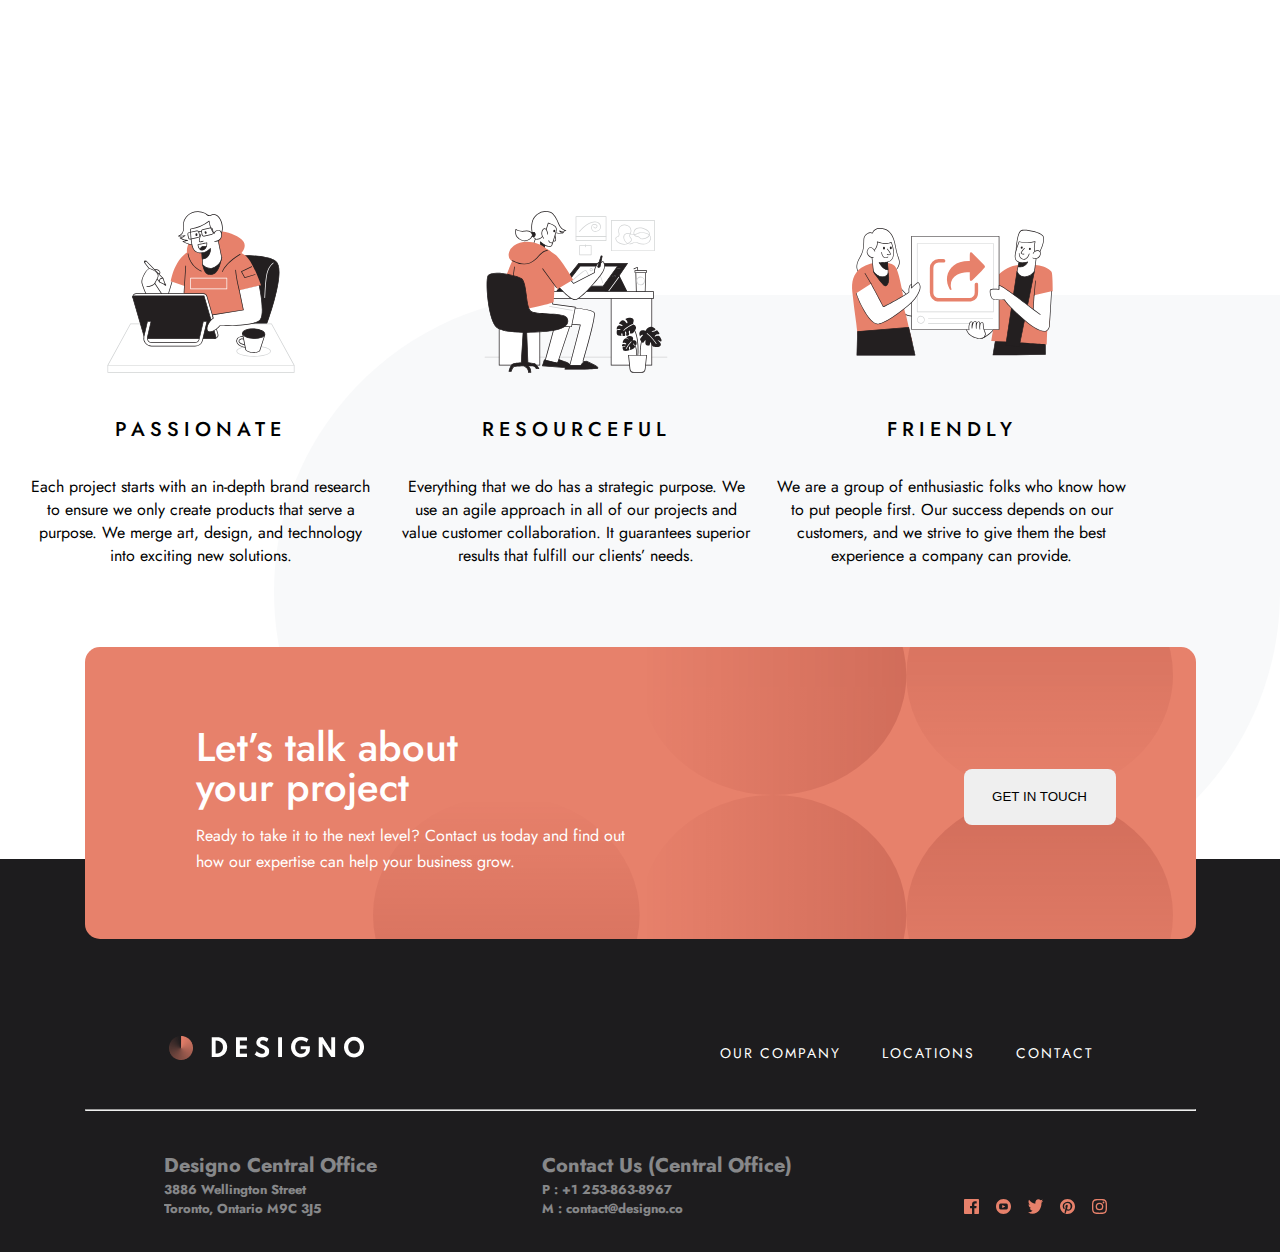
<file: starter-code/html pages/home.html>
<!DOCTYPE html>
<html lang="en">

<head>
  <meta charset="UTF-8">
  <meta name="viewport" content="width=device-width, initial-scale=1.0">

  <link rel="icon" type="image/png" sizes="32x32" href="./assets/favicon-32x32.png">
  <link rel="preconnect" href="https://fonts.googleapis.com">
  <link rel="preconnect" href="https://fonts.gstatic.com" crossorigin>
  <link
    href="https://fonts.googleapis.com/css2?family=Atkinson+Hyperlegible&family=Inter:wght@100;200;300;400;500;600;700;800;900&family=Jost:ital,wght@0,100;0,200;0,300;0,400;0,500;0,600;0,700;0,800;0,900;1,100;1,200;1,300;1,400;1,500;1,600;1,700;1,800;1,900&family=Outfit:wght@100;200;300;400;500;600;700;800;900&family=Poppins:ital,wght@0,100;0,200;1,100&family=Racing+Sans+One&family=Scheherazade+New:wght@400;700&display=swap"
    rel="stylesheet">
<link rel="stylesheet" href="/starter-code/css pages/home.css">
  <title>Frontend Mentor | Designo Agency Website Challenge</title>
</head>

<body>

  <header>
    <nav>
    <div class="logo">
      <a href="./index.html" >  <img class="logo" src="/starter-code/assets/shared/desktop/Group 13.png" alt="logo"> </a>
    </div>
     <div class="side-nav">
      <img src="/starter-code/assets/shared/mobile/icon-hamburger.svg" alt="close">
     </div>
    <div class="links">
      <a href="./index.html" >OUR COMPANY</a>
      <a href="./index.html" >LOCATIONS</a>
      <a href="./index.html" >CONATCT</a>
    </div>
  </nav>
  </header>

  <section class="first-section">
    <div class="container1">
      <div class="container-box">
         <div class="container-details">
             <div class="container-header">
              <h6>Award-winning custom designs and digital branding solutions</h6>
             </div>
             <div class="container-paragraph">
              <p>With over 10 years in the industry, we are experienced in creating fully responsive websites, app design, and engaging brand experiences. Find out more about our services.</p>
             </div>
             <div class="container-button">
              <button>LEARN MORE</button>
             </div>
         </div>
         <div class="container-image">
          <img src="/starter-code/assets/home/desktop/image-hero-phone.png" alt="">
        </div>
        <div class="pattern">
          <img src="/starter-code/assets/home/desktop/bg-pattern-hero-home.svg" alt="">
        </div>
        
      </div>
    </div>
  </section>



  <div class="grid-container">
    <div class="grid-content">
    <div class="grid-item first-element">
           <div class="overlay"></div>
          <div class="content">
            <div class="first">
              <h1>web design</h1>
            </div>
            <div class="second">
              <h6>view projects</h6>
            </div>
          </div>
    </div>
    <div class="grid-item second-element">
        <div class="content2">
          <div class="heading">
            <h1>app design</h1>
          </div>
          <div class="text">
            <h6>view projects</h6>
          </div>
        </div>
    </div>
    <div class="grid-item third-element">
      <div class="content3">
        <div class="heading1">
          <h1>Graphic design</h1>
        </div>
        <div class="text1">
          <h6>view projects</h6>
        </div>
      </div>
    </div>
  </div>
  </div>


  <section class="third section">
     
  <div class="hero">
       <div class="hero-content">
          <div class="hero-image">
             <img src="/starter-code/assets/home/desktop/illustration-passionate.svg" alt="">
          </div>

          <div class="hero-text">
       <h1>passionate</h1>
       <p>Each project starts with an in-depth brand research to ensure we only create products that serve a purpose. We merge art, design, and technology into exciting new solutions.</p>
          </div>
       </div>
       <div class="hero-content1">
        <div class="hero-image1">
           <img src="/starter-code/assets/home/desktop/illustration-resourceful.svg" alt="">
        </div>

        <div class="hero-text1">
     <h1>resourceful</h1>
     <p>Everything that we do has a strategic purpose. We use an agile approach in all of our projects and value customer collaboration. It guarantees superior results that fulfill our clients’ needs.</p>
        </div>
     </div>
     <div class="hero-content2">
      <div class="hero-image2">
         <img src="/starter-code/assets/home/desktop/illustration-friendly.svg" alt="">
      </div>

      <div class="hero-text2">
   <h1>friendly</h1>
   <p> We are a group of enthusiastic folks who know how to put people first. Our success depends on our customers, and we strive to give them the best experience a company can provide.</p>
      </div>
   </div>
  </div> 

  <!-- <div class="bubbles">
    <div class="first-bubble">
      <img src="/starter-code/assets/shared/desktop/bg-pattern-small-circle.svg" alt="">
    </div>
    <div class="second-bubble">
      <img src="/starter-code/assets/shared/desktop/bg-pattern-small-circle.svg" alt="">
    </div>
    <div class="third-bubble">
      <img src="/starter-code/assets/shared/desktop/bg-pattern-small-circle.svg" alt="">
    </div>
     
  </div> -->

  <div class="side-leaf">
    <img src="/starter-code/assets/shared/desktop/bg-pattern-leaf.svg" alt="leaf">
  </div>

      


  </section>











  <section class="project-container">
    <div class="project">
     <h1>Let’s talk about your project</h1>
     <h2>Ready to take it to the next level? Contact us today and find out how our expertise can help your business grow.
     </h2>
    </div>
    
     <div class="element">
       <img class="action" src="/starter-code/assets/shared/desktop/bg-pattern-call-to-action.svg" alt="">
     </div>
     <button class="get-touch">GET IN TOUCH</button>
   </section>

   <footer>
     <section class="foot">
      <div class="foot1">
      <nav >
       <div class="logo">
         <a href="http://"> <img src="/starter-code/assets/shared/desktop/Group 14.png" alt=""> </a>
       </div> 
       <div class="links link">
         <a href="./index.html" >OUR COMPANY</a>
         <a href="./index.html" >LOCATIONS</a>
         <a href="./index.html" >CONTACT</a>
       </div>
      </nav>
      <hr>
      <div class="container">
       <div class="container-direction">
         <h1>Designo Central Office</h1>
         <h2> 3886 Wellington Street</h2>
         <h2>Toronto, Ontario M9C 3J5</h2>
       </div>
       <div class="container-contact">
         <h1>Contact Us (Central Office)</h1>
         <h2>P : +1 253-863-8967</h2>
         <h2>M : contact@designo.co</h2>
       </div>
    
       <div class="footer-icons">
         <img src="/starter-code/assets/shared/desktop/icon-facebook.svg" alt="facebook">
         <img src="/starter-code/assets/shared/desktop/icon-youtube.svg" alt="youtube">
         <img src="/starter-code/assets/shared/desktop/icon-twitter.svg" alt="twitter">
         <img src="/starter-code/assets/shared/desktop/icon-pinterest.svg" alt="pinterest">
         <img src="/starter-code/assets/shared/desktop/icon-instagram.svg" alt="instagram">
       </div>
      </div>
     </div>
   </section>


   </footer>
</body>

</html>
</file>
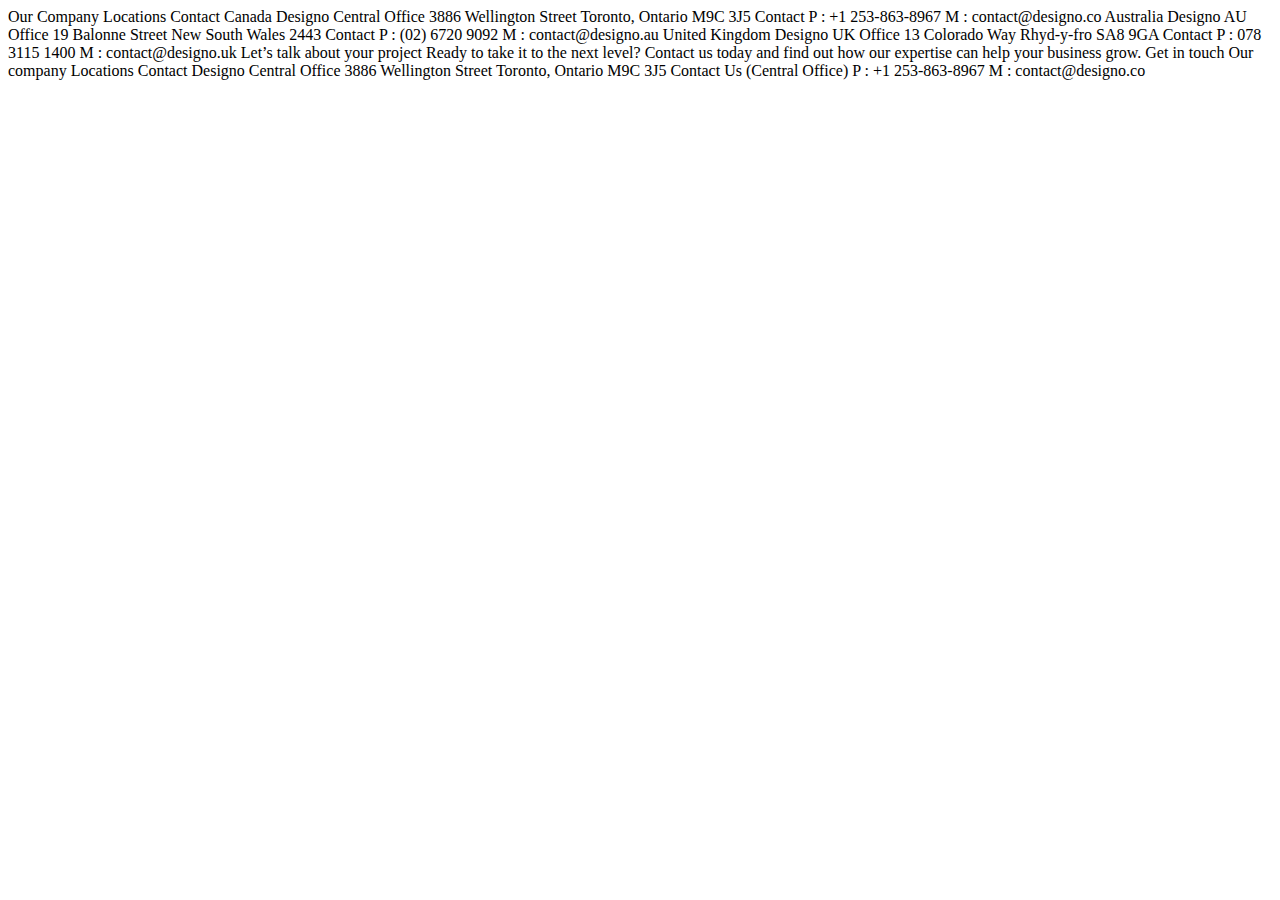
<file: starter-code/html pages/locations.html>
<!DOCTYPE html>
<html lang="en">

<head>
  <meta charset="UTF-8">
  <meta name="viewport" content="width=device-width, initial-scale=1.0">

  <link rel="icon" type="image/png" sizes="32x32" href="./assets/favicon-32x32.png">
  <link rel="preconnect" href="https://fonts.googleapis.com">
  <link rel="preconnect" href="https://fonts.gstatic.com" crossorigin>
  <link
    href="https://fonts.googleapis.com/css2?family=Atkinson+Hyperlegible&family=Inter:wght@100;200;300;400;500;600;700;800;900&family=Jost:ital,wght@0,100;0,200;0,300;0,400;0,500;0,600;0,700;0,800;0,900;1,100;1,200;1,300;1,400;1,500;1,600;1,700;1,800;1,900&family=Outfit:wght@100;200;300;400;500;600;700;800;900&family=Poppins:ital,wght@0,100;0,200;1,100&family=Racing+Sans+One&family=Scheherazade+New:wght@400;700&display=swap"
    rel="stylesheet">

  <title>Frontend Mentor | Designo Agency Website Challenge</title>
</head>

<body>
  Our Company
  Locations
  Contact

  Canada
  Designo Central Office
  3886 Wellington Street
  Toronto, Ontario M9C 3J5

  Contact
  P : +1 253-863-8967
  M : contact@designo.co

  Australia
  Designo AU Office
  19 Balonne Street
  New South Wales 2443

  Contact
  P : (02) 6720 9092
  M : contact@designo.au

  United Kingdom
  Designo UK Office
  13 Colorado Way
  Rhyd-y-fro SA8 9GA

  Contact
  P : 078 3115 1400
  M : contact@designo.uk

  Let’s talk about your project
  Ready to take it to the next level? Contact us today and find out how our expertise can
  help your business grow.
  Get in touch

  Our company
  Locations
  Contact

  Designo Central Office
  3886 Wellington Street
  Toronto, Ontario M9C 3J5

  Contact Us (Central Office)
  P : +1 253-863-8967
  M : contact@designo.co
</body>

</html>
</file>
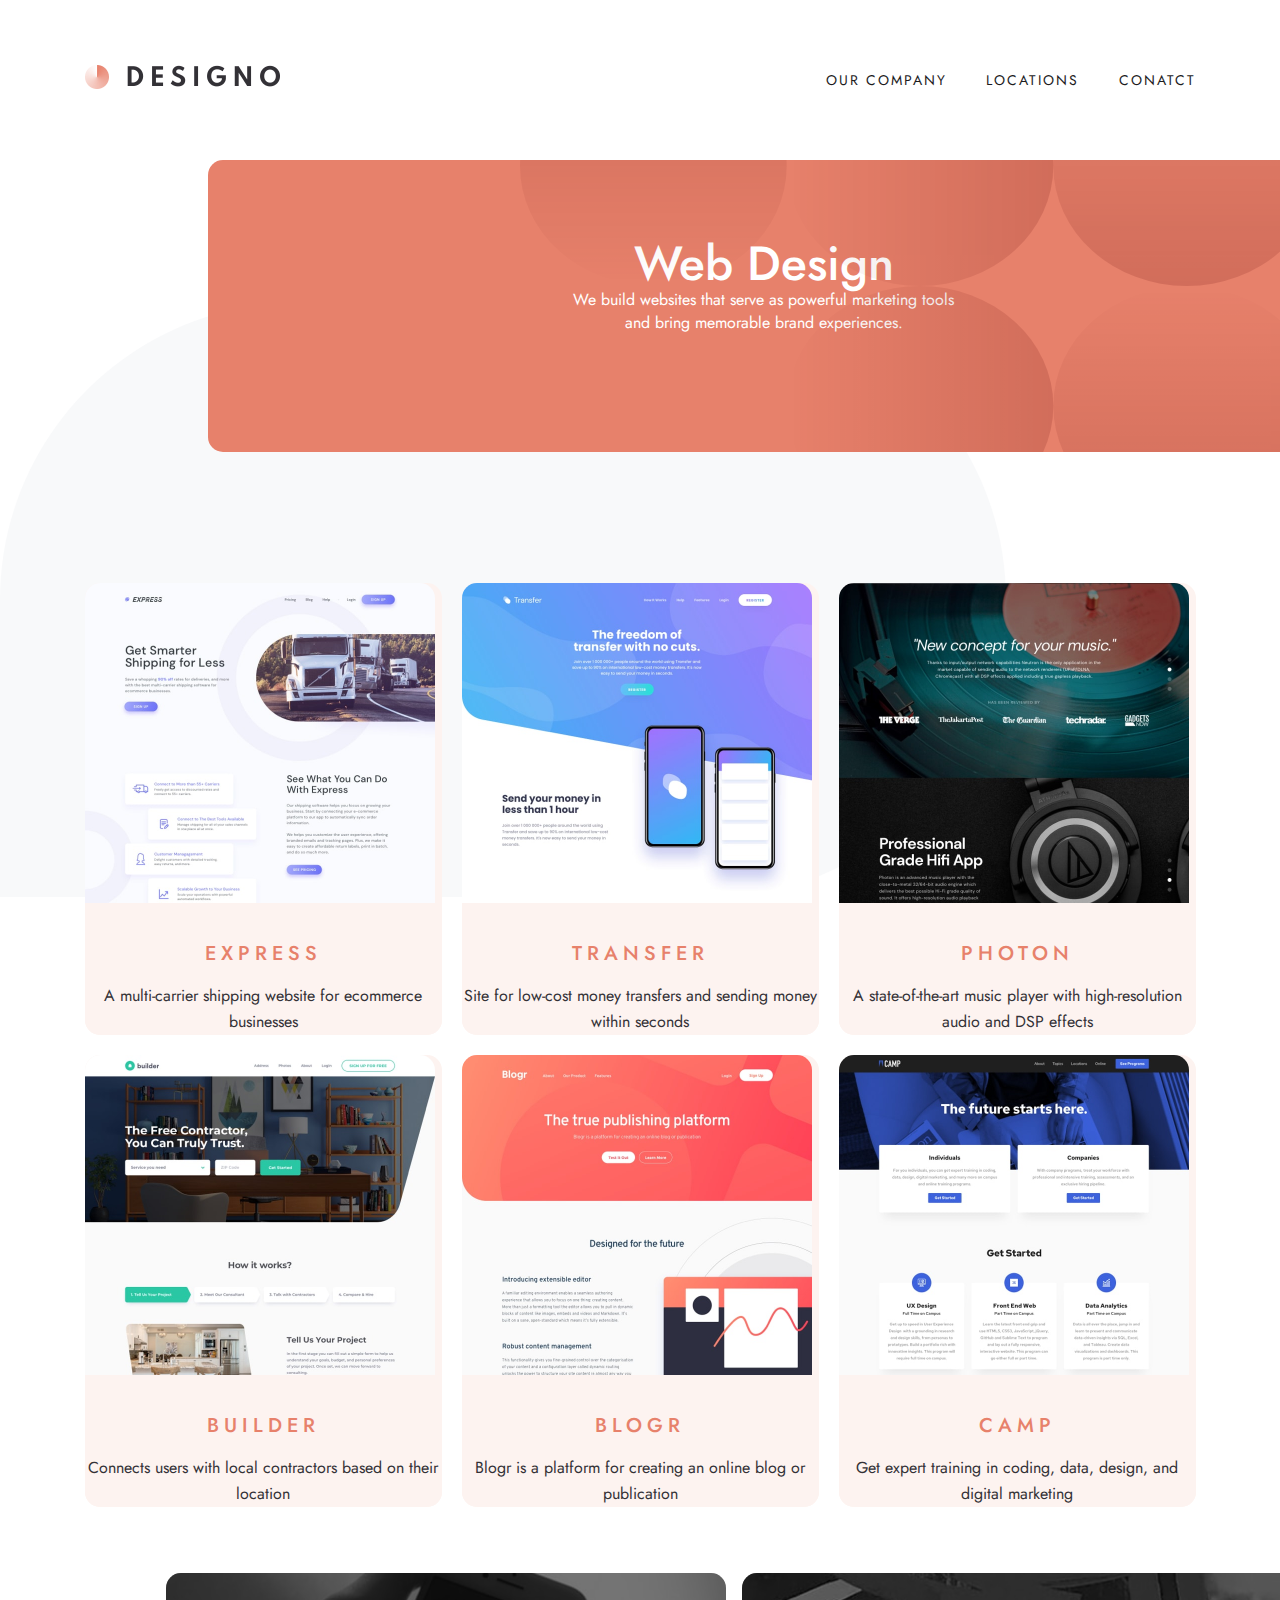
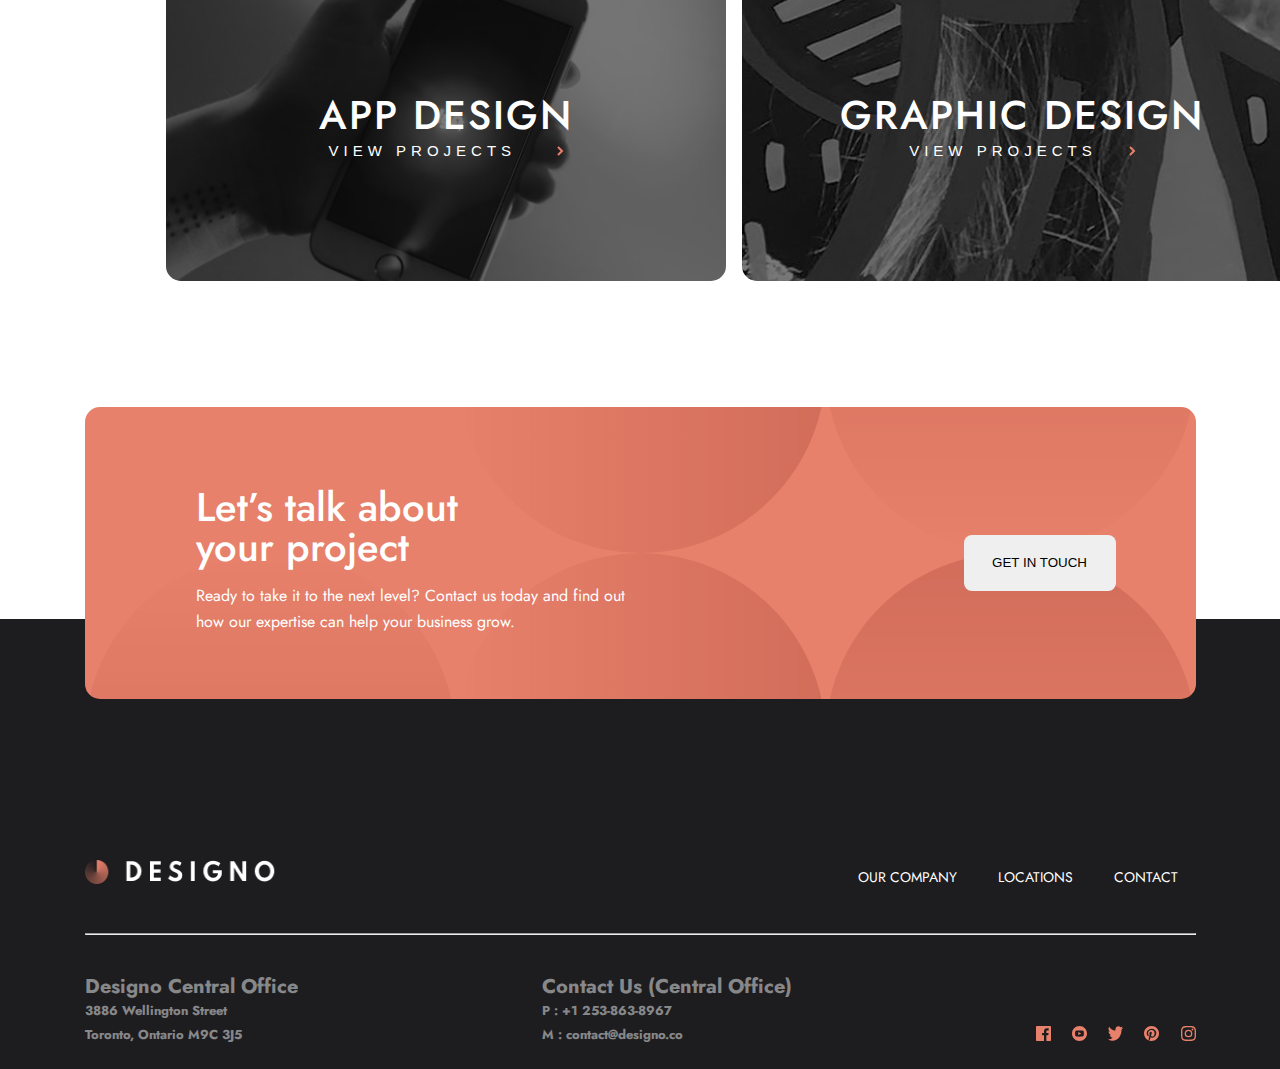
<file: starter-code/html pages/web-design.html>
<!DOCTYPE html>
<html lang="en">

<head>
  <meta charset="UTF-8">
  <meta name="viewport" content="width=device-width, initial-scale=1.0">

  <link rel="icon" type="image/png" sizes="32x32" href="/starter-code/assets/favicon-32x32.png">
  <link rel="stylesheet" href="/starter-code/css pages/web_design.css">
  <link rel="preconnect" href="https://fonts.googleapis.com">
  <link rel="preconnect" href="https://fonts.gstatic.com" crossorigin>
  <link
    href="https://fonts.googleapis.com/css2?family=Atkinson+Hyperlegible&family=Inter:wght@100;200;300;400;500;600;700;800;900&family=Jost:ital,wght@0,100;0,200;0,300;0,400;0,500;0,600;0,700;0,800;0,900;1,100;1,200;1,300;1,400;1,500;1,600;1,700;1,800;1,900&family=Outfit:wght@100;200;300;400;500;600;700;800;900&family=Poppins:ital,wght@0,100;0,200;1,100&family=Racing+Sans+One&family=Scheherazade+New:wght@400;700&display=swap"
    rel="stylesheet">

  <title>Frontend Mentor | Designo Agency Website Challenge</title>
</head>

<body>
  <main>
    <header >
      <nav>
        <div class="logo">
          <a href="./home.html"> <img class="logo" src="/starter-code/assets/shared/desktop/Group 13.png" alt="logo">
          </a>
        </div> 
        <section class="mob-menu">
        <img class="mob-open" src="/starter-code/assets/shared/mobile/icon-hamburger.svg" alt="open">
        <div class="mob-wrapper close">
          <img class="mob-close" src="/starter-code/assets/shared/mobile/icon-close.svg" alt="close">
        </div>
        <div class="link menu-tab">
          <a href="#" class="mob-list-item">OUR COMPANY</a>
          <a href="#" class="mob-list-item">LOCATIONS</a>
          <a href="#" class="mob-list-item">CONATCT</a>
        </div>
      </section>
      </nav>
    </header>

    <secttion class="web_design">
      <div class="design">
        <h1>Web Design</h1>
        <h2>We build websites that serve as powerful marketing tools
          and bring memorable brand experiences.</h2>
      </div>
      <div class="element">
        <img class="actions" src="/starter-code/assets/shared/desktop/bg-pattern-call-to-action.svg" alt="">
      </div>
    </secttion>

    <div class="leaf">
      <img src="/starter-code/assets/shared/desktop/bg-pattern-leaf.svg" alt="leaf">
    </div>

    <section class="grid-content">
      <div class="grid-container">
        <div class="grid-item">
          <div class="svg-container">
            <img src="/starter-code/assets/web-design/desktop/image-express.jpg" alt="express">
          </div>
          <div class="express">
          <div class="text">
            <h1>EXPRESS</h1>
            <h2>A multi-carrier shipping website for ecommerce businesses</h2>
          </div>
          </div>
        </div>
        <div class="grid-item">
          <div class="svg-container">
            <img src="/starter-code/assets/web-design/desktop/image-transfer.jpg" alt="transfer">
          </div>
          <div class="express">
            <div class="text">
              <h1>TRANSFER</h1>
            <h2>Site for low-cost money transfers and sending money within seconds</h2>
            </div>
          </div>
        </div>
        <div class="grid-item">
          <div class="svg-container">
            <img src="/starter-code/assets/web-design/desktop/image-photon.jpg" alt="photon">
          </div>
          <div class="express">
           <div class="text">
            <h1>PHOTON</h1>
            <h2>A state-of-the-art music player with high-resolution audio and DSP effects</h2>
           </div>
          </div>
        </div>
        <div class="grid-item">
          <div class="svg-container">
            <img src="/starter-code/assets/web-design/desktop/image-builder.jpg" alt="builder">
          </div>
          <div class="express">
            <div class="text">
              <h1>BUILDER</h1>
            <h2>Connects users with local contractors based on their location</h2>
            </div>
          </div>
        </div>
        <div class="grid-item">
          <div class="svg-container">
            <img src="/starter-code/assets/web-design/desktop/image-blogr.jpg" alt="blogr">
          </div>
          <div class="express">
           <div class="text">
            <h1>BLOGR</h1>
            <h2>Blogr is a platform for creating an online blog or publication</h2>
           </div>
          </div>
        </div>
        <div class="grid-item">
          <div class="svg-container">
            <img src="/starter-code/assets/web-design/desktop/image-camp.jpg" alt="camp">
          </div>
          <div class="express">
           <div class="text">
            <h1>CAMP</h1>
            <h2>Get expert training in coding, data, design, and digital marketing</h2>
           </div>
          </div>
        </div>
      </div>
    </section>

    <section class="grid-container-container">
      <div class="grid-content-container">
        <div class="grid-item-container">
          <div class="app">
            <h3>App Design</h3>
            <a href=""></a>
            <button>View Projects<span> <img src="/starter-code/assets/shared/desktop/icon-right-arrow.svg" alt="arrow"> </span></button>
          </div>
        </div>
        <div class="grid-item-container-container">
          <div class="app">
            <h3>Graphic Design</h3>
            <button>View Projects<span><img src="/starter-code/assets/shared/desktop/icon-right-arrow.svg" alt="arrow"></span></button>
          </div>
        </div>
      </div>
    </section>

    <section class="project-container">
      <div class="gig">
        <div class="project">
          <h1>Let’s talk about your project</h1>
          <h2>Ready to take it to the next level? Contact us today and find out how our expertise can help your business
            grow.
          </h2>
        </div>
        <button class="get-touch">GET IN TOUCH</button>
      </div>
    </section>

    <footer>
      <section class="foot">
        <div class="foot-container">
        <nav>
          <div class="contact">
          <div class="logo">
            <a href="./web-design.html"> <img class="logo" src="/starter-code/assets/shared/desktop/Group 14.png" alt=""> </a>
          </div>
          <div class="links-link">
            <a href="#">OUR COMPANY</a>
            <a href="#">LOCATIONS</a>
            <a href="#">CONTACT</a>
          </div>
        </div>
        </nav>
        <hr>
        <div class="container">
          <div class="container-direction">
            <h1>Designo Central Office</h1>
            <h2> 3886 Wellington Street</h2>
            <h2>Toronto, Ontario M9C 3J5</h2>
          </div>
          <div class="container-contact">
            <h1>Contact Us (Central Office)</h1>
            <h2>P : +1 253-863-8967</h2>
            <h2>M : contact@designo.co</h2>
          </div>

          <div class="footer-icons">
            <img src="/starter-code/assets/shared/desktop/icon-facebook.svg" alt="facebook">
            <img src="/starter-code/assets/shared/desktop/icon-youtube.svg" alt="youtube">
            <img src="/starter-code/assets/shared/desktop/icon-twitter.svg" alt="twitter">
            <img src="/starter-code/assets/shared/desktop/icon-pinterest.svg" alt="pinterest">
            <img src="/starter-code/assets/shared/desktop/icon-instagram.svg" alt="instagram">
          </div>
        </div>
        </div>
      </section>
    </footer>
  </main>
  <script src="/starter-code/js/web_design.js"></script>
</body>

</html>
</file>
<file: starter-code/css pages/index.css>
*, ::after,::before{
    margin: 0;
    padding: 0;
    box-sizing: border-box;
}
:root{
    --primary-color-peach: #E7816B;
    --primary-color-black: #1D1C1E;
    --primary-color-white: #ffffff;

    --secondary-color-light-peach: #FFAD9B;
    --secondary-color-dark-peach: #333136;
    --secondary-color-light-grey:  #F1F3F5;

    --main-font: 'Jost', sans-serif;
    --main-color: #1d1c1e;
    --main-font-size: 16px;
    --main-font-weight: 700;

    --heading-1-font: 'Jost', sans-serif;
    --heading-1-color: #1D1C1E;
    --heading-1-font-size: 13px;
    --heading-1-font-weight: 400;

    --heading-2-font: 'Jost', sans-serif;
    --heading-2-color: #1d1c1e;
    --heading-2-font-size: 40px;
    --heading-2-font-weight: 500;

    --heading-3-font: 'Jost', sans-serif;
    --heading-3-color: #1d1c1e;
    --heading-3-font-size: 20px;

}

body{
    font-family: 'Jost', sans-serif;
    font-style: normal;
}

main{
    width: 100%;
    height: 100%;
}

nav{
    width: 69.438rem;
   display: flex;
   justify-content: space-between;
   align-items: center;
   margin: 64.84px auto 0 auto;
}

.links {
    display: flex;
    width: 370px;
    justify-content: space-between;
}

.links a{
    text-decoration: none;
    padding: 0 0;
    font-size: 14px;
    font-weight: 400;
    color: var(--secondary-color-dark-peach);
    letter-spacing: 2px;    
}

.link a{
    color: var(--primary-color-white);
}

.logo{
    width: 196px;
}


.links a:hover{
    text-decoration: underline;
    cursor: pointer;
}

.project-container{
    position: relative;
    top: 5rem;
    width: 1111px;
    height: 292px;
    margin: 0 auto;
    border-radius: 15px;
    background-color: var(--primary-color-peach);
    background-image: url(../assets/shared/desktop/bg-pattern-call-to-action.svg);
    background-size: cover;
    background-repeat: no-repeat;
    background-position: center;
    overflow: hidden;
}

.get-touch {
    width: 9.5rem;
    height: 3.5rem;
    position: relative;
    margin-top: 8rem; 
    margin-right: 5rem;
    border-radius: .5rem;
    border: none;
}
.gig{
    display: flex;
    justify-content: space-between;
}
.project{
    position: relative;
    top: 5rem;
    margin-inline: 10%;
}


.project h1{
    font-size: var(--heading-2-font-size);
    font-weight: var(--heading-2-font-weight);
    color: var(--primary-color-white);
    line-height: 40px;
    width: 268px;
}

.project h2{
    font-size: var(--main-font-size);
    color: var(--primary-color-white);
    font-weight: var(--heading-1-font-weight);
    line-height: 26px;
    margin-top: 1rem;
    width: 459px;
}

footer{
    width: 100%;
    height: 393px;
    background-color: var(--primary-color-black);
}

.links-link a{
    text-decoration: none;
    color: var(--primary-color-white);
    padding: 0 18px;
    font-size: 14px;
    font-weight: 400;
} 


.foot{
    padding-top: 7rem;
} 

hr{
    width: 1111px;
    height: 1px;
    margin: 40px auto;
    
}


.container1 {
    display: flex;
    justify-content: space-between;
    align-items: center;
    color: var(--secondary-color-light-grey);
    width: 69.438rem;
    margin: 0 auto;
    line-height: 1.5rem;
}
.container-direction {
    mix-blend-mode: normal;
    opacity: 0.5;
}
.container-direction h1 {
    font-size: var(--heading-3-font-size);
}
.container-direction h2 {
    font-size: var(--heading-1-font-size);
}
.container-contact {
    mix-blend-mode: normal;
    opacity: 0.5;
}
.container-contact h1 {
    font-size: var(--heading-3-font-size);
}
.container-contact h2 {
    font-size: var(--heading-1-font-size);
}
.footer-icons {
    width: 10rem;
    display: flex;
    justify-content: space-between;
    margin-top: 45px;
}
.footer-icons img {
    width: 15px;
}

@media only screen and (max-width:425px) and (min-width:305px){
    
    .link{
        display: none;
      }
    
      .mob-open{
        display: flex;
      }
    
      .mob-menu{
        height: 1rem;
      }
    
      .link a{
        color: var(--primary-color-white);
        display: block;
        position: relative;
        top: 48px;
        margin: 0 auto;
        width: 320px;
        height: 50px;
        font-size: 24px;
        font-weight: 400;
        line-height: 25px;
        letter-spacing: 2px;
      }
    
      .link{
        position: absolute;
        top:150px;
        right: 0rem;
        width: 100%;
        height: 235px;
        background: var(--primary-color-black);
        z-index: 1;
      }
    
   
    .project-container{
        width: 327px;
        height: 379px;
    }
    .gig{
        display: block;
    }
    .project{
        width: 279px;
        justify-content: center;
        margin:  0 auto;
    }
    
    .project h2{
        width: 19rem;
        text-align: center;
        padding-right: 1rem;
        margin-top: 2rem;
    }
    .project h1{
        width: 279px;
        height: 82px;
        text-align: center;
        margin-top: -1.5rem;
    }
    .get-touch {
        margin-left: 5rem;
        top: -1rem;
        border-radius: .5rem;
        border: none;
    }


    footer{
        
        width: 375px;
        height: 866px;
    }
    nav {
        display: block;
        justify-content: center;
    }
    footer .logo {
        position: relative;
        left: 3rem;
    }
    .links-link{
        width: 15rem;
        position: relative;
        display: flex;
        flex-direction: column;
        justify-content: center;
        top: 5rem;
        left: 6rem;
        gap: 2rem;
    }
    .links-link a{
        width: 10rem;
        display: flex;
        justify-content: center;
    }
    hr {
        position: relative;
        width: 327px;
        margin-top: -5rem;
        left: .5rem;
    }

    /* .foot{ 
        width: 327px;
    } */
    
    .foot1{
        width: 327px;
        height: 498px;
        display: block;
        justify-content: center;
        align-items: center;
    }
    .container1{
        display: block;
        justify-content: center;
        align-items: center;
        gap: 2rem;
        margin-top: 15rem;
        margin-left: 3rem;
        width: 16rem;
    }
    .container-direction{
        display: flex;
        flex-direction: column;
        margin-top: 12rem;
        justify-content: center;
        align-items: center;  
    }
    .container-contact{
        display: flex;
        flex-direction: column;
        margin-top: 2rem;
        justify-content: center;
        align-items: center;
    }
    .footer-icons{
        position: relative;
        left: 3rem;
    }
    
    
}
</file>
<file: starter-code/css pages/app-design.css>
*,
::after,
::before {
    margin: 0;
    padding: 0;
    box-sizing: border-box;
}

:root {
    --primary-color-peach: #E7816B;
    --primary-color-black: #1D1C1E;
    --primary-color-white: #ffffff;

    --secondary-color-light-peach: #FFAD9B;
    --secondary-color-dark-peach: #333136;
    --secondary-color-light-grey: #F1F3F5;

    --main-font: 'Jost', sans-serif;
    --main-color: #1d1c1e;
    --main-font-size: 16px;
    --main-font-weight: 700;

    --heading-1-font: 'Jost', sans-serif;
    --heading-1-color: #1D1C1E;
    --heading-1-font-size: 13px;
    --heading-1-font-weight: 400;

    --heading-2-font: 'Jost', sans-serif;
    --heading-2-color: #1d1c1e;
    --heading-2-font-size: 40px;
    --heading-2-font-weight: 500;

    --heading-3-font: 'Jost', sans-serif;
    --heading-3-color: #1d1c1e;
    --heading-3-font-size: 20px;

}

body {
    font-family: 'Jost', sans-serif;
    font-style: normal;
}

main {
    width: 100%;
    height: 100%;
}

nav {
    width: 69.438rem;
    display: flex;
    justify-content: space-between;
    align-items: center;
    margin: 64.84px auto 5rem auto;
}

.hamburger {
    display: none;
}

.links {
    display: flex;
    width: 370px;
    justify-content: space-between;
}

.links a {
    text-decoration: none;
    padding: 0 0;
    font-size: 14px;
    font-weight: var(--heading-1-font-weight);
    color: var(--secondary-color-dark-peach);
    letter-spacing: 2px;
}

.link a {
    color: var(--primary-color-white);
}

.logo {
    width: 196px;
}

.links a:hover {
    text-decoration: underline;
    cursor: pointer;
}

.app-section {
    width: 69.438rem;
    height: 15.75rem;
    background-color: var(--primary-color-peach);
    margin: 0 auto;
    overflow: hidden;
    color: var(--primary-color-white);
    border-radius: 1rem;
}

.app-div {
    width: 22.5rem;
    height: 124px;
    display: flex;
    flex-direction: column;
    align-items: center;
    justify-content: center;
    text-align: center;
    margin: 3rem auto;
}

.app-div h1 {
    font-size: 48px;
    font-weight: var(--heading-2-font-weight);
    margin-bottom: 1rem;
    z-index: 5;
}

.app-div p {
    font-weight: var(--heading-1-font-weight);
    font-size: 16px;
    line-height: 26px;
    z-index: 5;
}

.el {
    position: relative;
    right: 3.5rem;
    bottom: 25rem;
    height: 30rem;
    width: 54.75rem;
    background-image: url(/starter-code/assets/app-design/desktop/bg-pattern-intro-app.svg);
}

.circ {
    background-image: url(/starter-code/assets/shared/desktop/bg-pattern-leaf.svg);
    height: 37.125rem;
    width: 62.875rem;
    position: relative;
    bottom: 7rem;
    z-index: -1;
}

.stuff {
    position: relative;
    width: 69.438rem;
    margin: 0 auto;
    height: auto;
    display: grid;
    grid-template-columns: auto auto auto;
    gap: 1.85rem;
    margin-bottom: 10rem;
    margin-top: -25rem;
}

.box {
    width: 21.875rem;
    height: 29.875rem;
    border-radius: 15px;
    background-color: #FDF3F0;
    transition: background-color 0.3s;
}

.box:hover {
    cursor: pointer;
    background-color: var(--primary-color-peach);
    color: #fff;
}

.in_img {
    margin: 0 auto;
    height: 20rem;
    background-size: cover;
    background-position: center;
    border-radius: 15px 15px 0 0;
}

.words {
    display: flex;
    flex-direction: column;
    align-items: center;
    text-align: center;
    color: var(--primary-color-white);
    width: 19rem;
    margin: 2rem auto 0;
}

.box:hover h2,
.box:hover p {
    color: var(--primary-color-white);
}

.words h2 {
    text-transform: uppercase;
    font-weight: var(--heading-2-font-weight);
    letter-spacing: 5px;
    margin-bottom: 1rem;
    font-size: 20px;
    color: var(--primary-color-peach);
}

.words p {
    font-weight: var(--heading-1-font-weight);
    font-size: var(--main-font-size);
    color: var(--primary-color-black);
}

.pages {
    width: 69.438rem;
    margin: 0 auto;
    height: auto;
    display: grid;
    grid-template-columns: auto auto;
    gap: 1.7rem;
    margin-bottom: 6rem;
}

.image-container {
    position: relative;
    display: inline-block;
    height: 19.25rem;
    width: 33.813rem;
}

.image-container::before {
    content: "";
    position: absolute;
    top: 0;
    left: 0;
    width: 100%;
    height: 100%;
    background: rgba(0, 0, 0, 0.5);
    border-radius: 15px;
}

.page1 {
    height: 19.25rem;
    width: 33.813rem;
    border-radius: 15px;
}
.page-tab, .page-mob {
    display: none;
}

.web {
    position: relative;
    bottom: 13.5rem;
    left: 5rem;
    color: var(--primary-color-white);
    width: 24rem;
    font-weight: var(--heading-1-font-weight);
    text-transform: uppercase;
    display: flex;
    flex-direction: column;
    align-items: center;
    letter-spacing: 2px;
}

.web h1 {
    font-size: 40px;
    margin-bottom: 1rem;
    font-weight: 500;
}

.web a {
    text-decoration: none;
    font-size: 15px;
    color: var(--primary-color-white);
    width: 197px;
    display: flex;
    justify-content: space-between;
    letter-spacing: 5px;
}

.project-container {
    position: relative;
    top: 5rem;
    width: 69.438rem;
    height: 292px;
    margin: 0 auto;
    border-radius: 15px;
    background-color: var(--primary-color-peach);
    background-image: url(../assets/shared/desktop/bg-pattern-call-to-action.svg);
    background-size: cover;
    background-repeat: no-repeat;
    background-position: center;
    overflow: hidden;
}

.gig {
    display: flex;
    justify-content: space-between;
}

.get-touch {
    width: 9.5rem;
    height: 3.5rem;
    position: relative;
    top: 7rem;
    float: right;
    margin-right: 5rem;
    border-radius: .5rem;
    border: none;
    -webkit-border-radius: .5rem;
    -moz-border-radius: .5rem;
    -ms-border-radius: .5rem;
    -o-border-radius: .5rem;
}

.get-touch:hover {
    background-color: var(--secondary-color-light-peach);
    color: var(--primary-color-white);
    cursor: pointer;
}

.project {
    position: relative;
    top: 5rem;
    margin-inline: 10%;
}

.project h1 {
    font-size: var(--heading-2-font-size);
    font-weight: var(--heading-2-font-weight);
    color: var(--primary-color-white);
    line-height: 40px;
    width: 268px;
}

.project h2 {
    font-size: var(--main-font-size);
    color: var(--primary-color-white);
    font-weight: var(--heading-1-font-weight);
    line-height: 26px;
    margin-top: 1rem;
    width: 459px;
}

footer {
    width: 100%;
    height: 430px;
    background-color: var(--primary-color-black);
}

.links-link a {
    text-decoration: none;
    color: var(--primary-color-white);
    padding: 0 18px;
    font-size: 14px;
    font-weight: var(--heading-1-font-weight);
}

.foot {
    padding-top: 7rem;
}

hr {
    width: 1111px;
    height: 1px;
    margin: 40px auto;

}

.container {
    display: flex;
    justify-content: space-between;
    align-items: center;
    color: var(--secondary-color-light-grey);
    width: 69.438rem;
    margin: 0 auto;
    line-height: 1.5rem;
}

.container-direction {
    mix-blend-mode: normal;
    opacity: 0.5;
}

.container-direction h1 {
    font-size: var(--heading-3-font-size);
}

.container-direction h2 {
    font-size: var(--heading-1-font-size);
}

.container-contact {
    mix-blend-mode: normal;
    opacity: 0.5;
}

.container-contact h1 {
    font-size: var(--heading-3-font-size);
}

.container-contact h2 {
    font-size: var(--heading-1-font-size);
}

.footer-icons {
    width: 10rem;
    display: flex;
    justify-content: space-between;
    margin-top: 45px;
}

.footer-icons img {
    width: 15px;
}

@media screen and (min-width: 481px) and (max-width: 820px) {
    nav {
        width: 43rem;
    }

    .app-section {
        width: 43rem;
        margin-bottom: 10rem;
    }

    .app-div {
        width: 22rem;
    }

    .circ {
        display: none;
    }

    .stuff {
        position: relative;
        width: 43rem;
        margin: 0 auto;
        grid-template-columns: auto;
        margin-bottom: 5rem;
        gap: 3rem;
    }
    
    .box {
        width: 43rem;
        height: 19.375rem;
    }
    
    .in_img {
        margin: 0 auto;
        height: 19.375rem;
        border-radius: 15px 0px 0px 15px;
    }
    
    .words {
        width: 17.875rem;
        position: relative;
        bottom: 15rem;
        left: 11rem;
    } 

    .pages {
        width: 43rem;
        grid-template-columns: auto;
        gap: 3rem;
    }
    
    .image-container {
        height: 12.5rem;
        width: 43rem;
    }

    .page1, .page-mob {
        display: none;
    }
    
    .page-tab {
        display: inline;
        height: 12.5rem;
        width: 43rem;
        border-radius: 15px;
    }
    
    .web {
        bottom: 10rem;
        left: 9.5rem;
    } 

    .project-container {
        top: 5rem;
        width: 43.125rem;
        height: 21.875rem;
    }
    
    .project {
        top: 3rem;
        width: 35.813rem;
        display: flex;
        flex-direction: column;
        justify-content: center;
        align-items: center;
    }
    
    .project h1 {
        text-align: center;
    }

    .project h2 {
        text-align: center;
        width: 27rem;
    } 
    
    .get-touch {
        position: absolute;
         top: 15rem;
         left: 17rem;
    }
    
    footer {
        width: 100%;
        height: 500px;
        background-color: var(--primary-color-black);
        position: relative;
        z-index: -1;
    }
    
    hr {
        width: 690px;
        margin: -30px auto 50px;
        opacity: 0.1;
    }

    .container {
        width: 43rem;
        margin: 0 auto;
        line-height: 2rem;
    }

    .container-direction h1 {
        font-size: var(--main-font-size);
        font-weight: var(--heading-2-font-weight);
    }

    .container-direction h2 {
        font-size: var(--main-font-size);
        font-weight: 300;
    }

    .container-contact h1 {
        font-size: var(--main-font-size);
        font-weight: var(--heading-2-font-weight);
    }

    .container-contact h2 {
        font-size: var(--main-font-size);
        font-weight: var(--heading-2-font-weight);
    }
}

@media screen and (min-width: 320px) and (max-width: 480px) {
    nav {
        width: 23.438rem;
        margin: 2.188rem auto 2.188rem auto;
        border: 1px solid black;
        padding: 0 1rem;
    }

    .links {
        display: none;
    }

    .links-link {
        display: none;
    }

    .app-section {
        width: 100%;
        height: 20rem;
        border-radius: 0;
        margin-bottom: 10rem;
        /* overflow: ; */
    }

    .app-div {
        width: 20.5rem;
        margin: 5rem auto;
    }

    .app-div h1 {
        font-size: 32px;
    }

    .app-div p {
        font-size: 15px;
    }

    .el {
        left: -25rem;
        bottom: 28rem;
    }
    
    .circ {
        display: none;
    }
    
    .stuff {
        position: relative;
        width: 20.5rem;
        margin: -3rem auto;
        grid-template-columns: auto;
        margin-bottom: 6rem;
        gap: 2.5rem;
        border: 1px solid #000000;
    }
     
    .box {
        width: 20.438rem;
    }

    .in_img {
        width: 20.438rem;
    }

    
    .pages {
        width: 20.5rem;
        grid-template-columns: auto;
        gap: 3rem;
        border: 1px solid #000000;
    }
    
    .image-container {
        height: 15.625rem;
        width: 20.438rem;
    }
    
    .page1, .page-tab {
        display: none;
    }
    
    .page-mob {
        display: inline;
        height: 15.625rem;
        width: 20.438rem;
        border-radius: 15px;
    }
    
    .web {
        bottom: 11rem;
        left: -1.5rem;
    }
    
    .web h1 {
        font-size: 28px;
    }
    
    .project-container{
        width: 327px;
        height: 379px;
    }
    
    .gig{
        display: block;
    }
    
    .project{
        width: 279px;
        justify-content: center;
        margin:  0 auto;
    }
    
    .project h2{
        width: 19.5rem;
        text-align: center;
        padding-right: 1rem;
        margin-top: 2rem;
        margin-left: -.5rem;
        font-size: 15px;
    }
    
    .project h1{
        width: 279px;
        height: 82px;
        text-align: center;
        margin-top: -1.5rem;
    }
    
    /* .get-touch {
        margin-left: 5rem;
        top: -1rem;
        border-radius: .5rem;
        border: none;
    } */
    
    footer{  
        width: 100%;
        height: 866px;
    }
    /*
    nav {
        display: block;
        justify-content: center;
    }
    /*
    footer .logo {
        position: relative;
        left: 3rem;
    }
    .links-link{
        width: 15rem;
        position: relative;
        display: flex;
        flex-direction: column;
        justify-content: center;
        top: 5rem;
        left: 6rem;
        gap: 2rem;
    }
    .links-link a{
        width: 10rem;
        display: flex;
        justify-content: center;
    }
    hr {
        position: relative;
        width: 327px;
        margin-top: -5rem;
        left: .5rem;
    }
    /* Not needed */
    /* .foot{ 
        width: 327px;
    } 
    
    .foot1{
        width: 327px;
        height: 498px;
        display: block;
        justify-content: center;
        align-items: center;
    }
    .container1{
        display: block;
        justify-content: center;
        align-items: center;
        gap: 2rem;
        margin-top: 15rem;
        margin-left: 3rem;
        width: 16rem;
    }
    .container-direction{
        display: flex;
        flex-direction: column;
        margin-top: 12rem;
        justify-content: center;
        align-items: center;  
    }
    .container-contact{
        display: flex;
        flex-direction: column;
        margin-top: 2rem;
        justify-content: center;
        align-items: center;
    }
    .footer-icons{
        position: relative;
        left: 3rem;
    }
    */
    
}
</file>
<file: starter-code/css pages/graphic-design.css>
*, ::after,::before{
    margin: 0;
    padding: 0;
    box-sizing: border-box;
}
:root{
    --primary-color-peach: #E7816B;
    --primary-color-black: #1D1C1E;
    --primary-color-white: #ffffff;

    --secondary-color-light-peach: #FFAD9B;
    --secondary-color-dark-peach: #333136;
    --secondary-color-light-grey:  #F1F3F5;

    --main-font: 'Jost', sans-serif;
    --main-color: #1d1c1e;
    --main-font-size: 16px;
    --main-font-weight: 700;

    --heading-1-font: 'Jost', sans-serif;
    --heading-1-color: #1D1C1E;
    --heading-1-font-size: 13px;
    --heading-1-font-weight: 400;

    --heading-2-font: 'Jost', sans-serif;
    --heading-2-color: #1d1c1e;
    --heading-2-font-size: 40px;
    --heading-2-font-weight: 500;

    --heading-3-font: 'Jost', sans-serif;
    --heading-3-color: #1d1c1e;
    --heading-3-font-size: 20px;

}

body{
    font-family: 'Jost', sans-serif;
    font-style: normal;
}

main{
    /* position: relative; */
    width: 100%;
    height: 100%;
}

nav{
    width: 69.438rem;
   display: flex;
   justify-content: space-between;
   align-items: center;
   margin: 64.84px auto 0 auto;
}
.menu-toggle{
    display: none;
}
.links {
    display: flex;
    width: 370px;
    justify-content: space-between;
}
.links a{
    text-decoration: none;
    padding: 0 0;
    font-size: 14px;
    font-weight: 400;
    color: var(--secondary-color-dark-peach);
    letter-spacing: 2px;    
}

.link a{
    color: var(--primary-color-white);
}

.logo{
    width: 196px;
}


.links a:hover{
    text-decoration: underline;
    cursor: pointer;
}

.Main-content {
    position: relative;
    display: flex;
    justify-content: center;
    align-items: center;
    width: 1111px;
    height: 252px;
    top: 5rem;
    /* margin-left: 15rem; */
    background-color: var(--primary-color-peach);
    background-image: url(/starter-code/assets/graphic-design/desktop/bg-pattern-intro-graphic.svg);
    background-size: cover;
    background-repeat: no-repeat;
    background-position: center;
    border-radius: 15px;
    margin: 0 auto;
}
.intro{
    text-align: center;
    padding-top: 5rem;
    color: var(--primary-color-white);
    margin-bottom: 5rem;
}
.intro h1 {
    text-transform: capitalize;
}
.intro p{
    padding-top: 1rem;
    width: 23rem;
    margin: auto;
    font-weight: 400;
    font-size: 16px;
    line-height: 26px;
}
.bg-svg {
    position: absolute;
    width: 1006px;
    height: 594px;
    left: 0px;
    top: 281px;
    background: #F1F3F5;
    mix-blend-mode: normal;
    opacity: 0.5;
    border-radius: 297px 297px 297px 0px;
    z-index: -1;
}
.Second-content {
    width: 100%;
    height: 478px;
    display: flex;
    justify-content: center;
    align-items: center;
    margin-top: 10rem;
}

.container {
    position: relative;
    display: grid;
    grid-template-columns: auto auto auto;
    gap: 1rem;
    height: 478px;
    justify-content: center;
}
.container img{
    width: 22rem;
    height: 20rem;
    border-top-left-radius: 20px;
    border-top-right-radius: 20px;
} 

.grid-item {
    display: flex;
    /* background-color: var(--primary-color-white); */
    flex-direction: column;
    align-items: center;
    justify-content: center;
    padding: 30px; 
    border-radius: 20px;
    width: 350px;
    height: 478px;
    background-color: #FDF3F0;
} 
.grid-item:hover{
    background-color: var(--primary-color-peach);
    cursor: pointer;
}

.grid-item:hover h2, .grid-item:hover p {
    color: #fff;
}

.grid-item h2 {
    width: 286px;
    height: 26px;
    font-style: normal;
    font-weight: 500;
    font-size: 20px;
    line-height: 26px;
    text-align: center;
    letter-spacing: 5px;
    padding: 2.2rem;
    color: var(--primary-color-peach);
}

.grid-item p {
    width: 20rem;
    padding: 1rem;
    font-style: normal;
    font-weight: 400;
    font-size: 16px;
    line-height: 26px;
    text-align: center;
    color: var(--secondary-color-dark-peach);
}
.third-content {
    width: 100%;
    height: 408px;
    display: flex;
    justify-content: center;
    align-items: center;
    padding: 12rem ;
    padding-top: 12rem;
    margin-top: 5rem;
}
.Designs {
    display: grid;
    grid-template-columns: 1fr 1fr;
    gap: 1rem;
}
.design-item{
    width: 541px;
    height: 308px;
    display: flex;
   flex-direction: column;
    align-items: center;
    justify-content: center;
    background: url(../assets/home/desktop/image-app-design.jpg);
    padding: 30px; 
    border-radius: 20px;
}
/* .design-item::after{
    content: "";
    background: url(../assets/home/desktop/image-app-design.jpg);
    background-repeat: no-repeat;
    background-size: cover;
    width: 541px;
    height: 308px;
    position: absolute;
    border-radius: 15px;
    z-index: -2;
}
 .design-item::before {
    content: "";
    position: absolute;
    width: 541px;
    height: 308px;
    border-radius: 15px;
    background: rgba(0, 0, 0, 0.5);
    z-index: -1;
  } */
.design-item h2 {
    font-weight: 400;
    font-size: 40px;
    line-height: 48px;
    letter-spacing: 2px;
    color: #FFFFFF;
    text-transform: uppercase;
}
.design-item1 {
    width: 541px;
    height: 308px;
    display: flex;
    flex-direction: column;
    align-items: center;
    justify-content: center;
    background: url(../assets/home/desktop/image-web-design-large.jpg) ;
    
    padding: 30px; 
    border-radius: 20px;
}
.design-item1 h2{
    font-weight: 400;
    font-size: 40px;
    line-height: 48px;
    letter-spacing: 2px;
    color: #FFFFFF;
    text-transform: uppercase;
}
/* .design-item1::after{
    content: "";
    background-image: url(../assets/home/desktop/image-web-design-large.jpg) ;
    background-repeat: no-repeat;
    background-size: cover;
    width: 541px;
    height: 308px;
    position: absolute;
    border-radius: 15px;
    z-index: -2;
}

 .design-item1::before {
    content: "";
    position: absolute;
    width: 541px;
    height: 308px;
    border-radius: 15px;
    background: rgba(0, 0, 0, 0.5);
    z-index: -1;
  } */
.design-item button{
    background: none;
    border: none;
    color: white;
    margin-top: 1rem;
    font-size: 15px;
    line-height: 22px;
    letter-spacing: 5px;
    text-transform: uppercase
}
.design-item1 button{
    background: none;
    border: none;
    color: white;
    margin-top: 1rem;
    font-size: 15px;
    line-height: 22px;
    letter-spacing: 5px;
    text-transform: uppercase;

color: #FFFFFF;
}
 span{
    margin-left: 1rem;
    color: #E7816B;
}


.project-container{
    position: relative;
    top: 5rem;
    width: 1111px;
    height: 292px;
    margin: 0 auto;
    border-radius: 15px;
    background-color: var(--primary-color-peach);
    background-image: url(../assets/shared/desktop/bg-pattern-call-to-action.svg);
    background-size: cover;
    background-repeat: no-repeat;
    background-position: center;
    overflow: hidden;
}


.get-touch {
    width: 9.5rem;
    height: 3.5rem;
    position: relative;
    margin-top: 8rem; 
    margin-right: 5rem;
    border-radius: .5rem;
    border: none;
}


.project{
    position: relative;
    top: 5rem;
    margin-inline: 10%;
}
.gig{
    display: flex;
    justify-content: space-between;
}

.project h1{
    font-size: var(--heading-2-font-size);
    font-weight: var(--heading-2-font-weight);
    color: var(--primary-color-white);
    line-height: 40px;
    width: 268px;
}

.project h2{
    font-size: var(--main-font-size);
    color: var(--primary-color-white);
    font-weight: var(--heading-1-font-weight);
    line-height: 26px;
    margin-top: 1rem;
    width: 459px;
}

footer{
    width: 100%;
    height: 393px;
    background-color: var(--primary-color-black);
}

.links-link a{
    text-decoration: none;
    color: var(--primary-color-white);
    padding: 0 18px;
    font-size: 14px;
    font-weight: 400;
} 


.foot{
    padding-top: 7rem;
} 

hr{
    width: 1111px;
    height: 1px;
    margin: 40px auto;
    
}


.container1 {
    display: flex;
    justify-content: space-between;
    align-items: center;
    color: var(--secondary-color-light-grey);
    width: 69.438rem;
    margin: 0 auto;
    line-height: 1.5rem;
}
.container-direction {
    mix-blend-mode: normal;
    opacity: 0.5;
}
.container-direction h1 {
    font-size: var(--heading-3-font-size);
}
.container-direction h2 {
    font-size: var(--heading-1-font-size);
}
.container-contact {
    mix-blend-mode: normal;
    opacity: 0.5;
}
.container-contact h1 {
    font-size: var(--heading-3-font-size);
}
.container-contact h2 {
    font-size: var(--heading-1-font-size);
}
.footer-icons {
    width: 10rem;
    display: flex;
    justify-content: space-between;
    margin-top: 45px;
}
.footer-icons img {
    width: 15px;
}


@media only screen and (max-width:820px) and (min-width: 450px){
    .page{
        overflow-x: hidden;
    }
    nav{
        width: 43rem;
        /* justify-content: space-around; */
    }
    .menu-toggle{
        display: none;
    }
    .logo{
        width: 10rem;
    }

    .Main-content{
        width: 689px;
    }
    .bg-svg{
        display: none;
    }
    /* .Second-content{
        width: 689px;
        height: 100%;
    } */
    .grid-item {
        display: flex;
        background-color: var(--primary-color-white);
        flex-direction: row;
        align-items: center;
        justify-content: center;
        width: 689px;
        height: 310px;
        background: #FDF3F0
        
    }
    /* .design-item::after{
        width: 689px;
        height: 310px;
    }
     .design-item::before {
        width: 689px;
        height: 310px;
      }
      .design-item1::after{
        width: 689px;
        height: 310px;
        
    }
     .design-item1::before {
        width: 689px;
        height: 310px;
      } */
    
    .container {
        display: grid;
        grid-template-columns: auto ;
        gap: 2rem;
        height: 478px;
        justify-content: center;
    }
    .container img{
        width: 339px;
        height: 310px;
        border-top-left-radius: 20px;
        border-bottom-left-radius: 20px;
        border-top-right-radius: 0px;
        margin-right: 7rem;
    }
    .grid-item h2{
        display: block;
    }
    .grid-item h2{
        width: 277px;
        height: 26px;
        margin-left: -2rem;
    }
    .grid-item p{
        
        justify-content: center;
        width: 277px;
        height: 52px;
        margin-left: -2rem;
    }
    .third-content{
        padding: 12rem ;
        padding-top: 12rem;
        margin-top: 40rem;

    }
    .Designs {
        display: grid;
        grid-template-columns: 1fr ;
        gap: 1rem;
    }
    .design-item{
        width: 689px;
        height: 200px;
        background-repeat: no-repeat;
        background-size: cover;
    }
    .design-item1{
        width: 689px;
        height: 200px;
        background-repeat: no-repeat;
        background-size: cover;
    }

    .project-container{
        width: 689px;
    }
    .gig{
        display: block;
        margin: 0 auto;
    }
    .project{
        width: 573px;
        justify-content: center;
        margin:  0 auto;
    }
    .project h2,.project h1{
        margin: 0 auto;
    }
    .project h2{
        width: 25rem;
        text-align: center;
    }
    .project h1{
        width: 335px;
        height: 98px;
        text-align: center;
        margin-top: -2.5rem;
        font-size: 40px;
    }
    .get-touch {
        margin-left: 17rem;
        margin-top: 6.5rem;
        border-radius: .5rem;
        border: none;
    }

    .foot{
        width: 768px;
    }
    hr{
        width: 87%;
        height: 1px;
        /* margin: 30px auto; */
        
    }
    .container1 {
        display: flex;
        justify-content: flex-start;
        gap: 1rem;
        margin-left: 3rem;
        width: 40rem;
    }
    .footer-icons {
        width: 10rem;
        display: flex;
        justify-content: space-between;
        margin-top: 45px;
    }
    .footer-icons img {
        width: 10px;
    }
}

@media only screen and (max-width:425px) and (min-width:305px){
    .page{
        overflow-x: hidden;
        width: 375px;
        height: 3747px;
    }
    nav{
        width:375px;
    }
    nav .links {
        display: none;
    }
    .logo{
        width: 8rem;
        margin-left: 1.5rem;
    }
    .menu-toggle{
        display: flex;
        justify-content: flex-end;
        align-items: center;
        cursor: pointer;
        margin-right: 2rem;
        margin-top: -1.7rem;
    }
    .humburger{
        width: 25px;
        height: 3px;
        background-color: #000;
    }

    .bg-svg{
        display: none;
    }
    .Main-content{
        width: 375px;
        height: 320px;
        border-radius: 0;
    }

    .grid-item {
        display: flex;
        background-color: var(--primary-color-white);
        flex-direction: column;
        align-items: center;
        justify-content: center;
        width: 327px;
        height: 478px;
        background: #FDF3F0
        
    } 
    
    .container {
        display: grid;
        grid-template-columns: auto ;
        gap: 2rem;
        height: 478px;
        justify-content: center;
    }
    .container img{
        width: 327px;
        height: 320px;
        border-top-left-radius: 20px;
        border-top-right-radius: 20px;
        margin-top: -1.5rem;
    }
    .third-content{
        margin-top: 70rem;

    }
    .Designs{
        grid-template-columns: 1fr ;
        gap: 1rem;
    }
    .design-item,.design-item1{
        width: 327px;
        height: 250px;
    }

    .project-container{
        width: 327px;
        height: 379px;
    }
    .gig{
        display: block;
    }
    .project{
        width: 279px;
        justify-content: center;
        margin:  0 auto;
    }
    
    .project h2{
        width: 19rem;
        text-align: center;
        padding-right: 1rem;
        margin-top: 2rem;
    }
    .project h1{
        width: 279px;
        height: 82px;
        text-align: center;
        margin-top: -1.5rem;
    }
    .get-touch {
        margin-left: 5rem;
        top: -1rem;
        border-radius: .5rem;
        border: none;
    }


    footer{
        
        width: 375px;
        height: 866px;
    }
    nav {
        display: block;
        justify-content: center;
    }
    footer .logo {
        position: relative;
        left: 3rem;
    }
    .links-link{
        width: 15rem;
        position: relative;
        display: flex;
        flex-direction: column;
        justify-content: center;
        top: 5rem;
        left: 6rem;
        gap: 2rem;
    }
    .links-link a{
        width: 10rem;
        display: flex;
        justify-content: center;
    }
    hr {
        position: relative;
        width: 327px;
        margin-top: -5rem;
        left: 1.5rem;
    }

    /* .foot{ 
        width: 327px;
    } */
    
    .foot1{
        width: 327px;
        height: 498px;
        display: block;
        justify-content: center;
        align-items: center;
    }
    .container1{
        display: block;
        justify-content: center;
        align-items: center;
        gap: 2rem;
        margin-top: 15rem;
        margin-left: 3rem;
        width: 16rem;
    }
    .container-direction{
        display: flex;
        flex-direction: column;
        margin-top: 2rem;
        justify-content: center;
        align-items: center;  
    }
    .container-contact{
        display: flex;
        flex-direction: column;
        margin-top: 2rem;
        justify-content: center;
        align-items: center;
    }
    .footer-icons{
        position: relative;
        left: 3rem;
    }
    
    
    
}
</file>
<file: starter-code/css pages/home.css>
*, ::after,::before{
    margin: 0;
    padding: 0;
    box-sizing: border-box;
}
:root{
    --primary-color-peach: #E7816B;
    --primary-color-black: #1D1C1E;
    --primary-color-white: #ffffff;

    --secondary-color-light-peach: #FFAD9B;
    --secondary-color-dark-peach: #333136;
    --secondary-color-light-grey:  #F1F3F5;

    --main-font: 'Jost', sans-serif;
    --main-color: #1d1c1e;
    --main-font-size: 16px;
    --main-font-weight: 700;

    --heading-1-font: 'Jost', sans-serif;
    --heading-1-color: #1D1C1E;
    --heading-1-font-size: 13px;
    --heading-1-font-weight: 400;

    --heading-2-font: 'Jost', sans-serif;
    --heading-2-color: #1d1c1e;
    --heading-2-font-size: 40px;
    --heading-2-font-weight: 500;

    --heading-3-font: 'Jost', sans-serif;
    --heading-3-color: #1d1c1e;
    --heading-3-font-size: 20px;

}

body{
    font-family: 'Jost', sans-serif;
    font-style: normal;
 
}

main{
    width: 100%;
    height: 100%;
}

nav{
   display: flex;
   justify-content: space-around;
   align-items: center;
   margin-top: 64.84px;
}

.links a{
    text-decoration: none;
    padding: 0 18px;
    font-size: 14px;
    font-weight: 400;
    color: var(--secondary-color-dark-peach);
    letter-spacing: 2px;
}

.link a{
    color: var(--primary-color-white);
}

.logo{
    width: 196px;
}


.links a:hover{
    text-decoration: underline;
    cursor: pointer;
}


.first-section{
    display: flex;
    justify-content: center;
}

.container1{
    width: 1111px;
    height: 640px;
    background-color: var(--primary-color-peach);
  
    
    display: flex;
    align-items: center;
    justify-content: center;
    overflow: hidden;
    background-repeat: no-repeat;
    background-position: right;
    position: relative;
    top:  2rem;
    border-radius: 8px;
}

.pattern img{
    position: absolute;
    right: 0%;
    top: 1%;
    width: 640px;
}


.side-nav img{
    display: none;
}
.container-box{
    /* width: 40%; */
    display: flex;
    align-items: center;
    justify-content: center;
}
.container-image{
    /* background-image: url(/starter-code/assets/home/desktop/bg-pattern-hero-home.svg); */
    background-size: contain;
    background-repeat: no-repeat;
    width: 40%;
    display: flex;
    align-items:center;
    justify-content: center;
}
.container-header h6{
    width: 540px;
    line-height: 48px;
    font-style: normal;
    font-size: 48px;
    font-family: var(--heading-1-font);
    color: var(--primary-color-white)
}

.container-paragraph p{
    width: 445px;
    height: 78px;
    font-style: normal;
font-weight: 400;
font-size: 16px;
line-height: 26px;
color: var(--primary-color-white);
font-family: var(--main-font);

}

.container-paragraph{
    padding-top: 11px;
}

.container-button button{
    width: 152px;
    height: 56px;
    border: none;
    border-radius: 5px;
    background-color: var(--primary-color-white);
    font-style: normal;
    font-weight: 500;
    font-size: 15px;
    line-height: 22px;
    letter-spacing: 1px;
    cursor: pointer;
}

.container-image img{
 /* max-width: 100%; */
 margin-top: 8.688rem;

  
}

.container-button{
    padding-top: 41px;
}

.container-details{
   
    width: 540px;
}

.grid-container {
    width: 1111px;
    margin: 0 auto;
  }

  .grid-content{
    display: grid;
    grid-template-columns: auto 1fr; 
    gap: 20px;
     margin: 13rem auto;
    
  }

  .grid-item {
  
    
     display: flex;
     justify-content: center;
     align-items: center;
  }

  .first-element {
    grid-row: span 2; 
    width: 541px;
    height:640px;
    background-image: url(/starter-code/assets/home/desktop/image-web-design-large.jpg);
  }

  
  .second-element {
    width: 541px; 
    height: 308px;
    background-image: url(/starter-code/assets/home/desktop/image-app-design.jpg)
  }

  .third-element {
    width:  541px;
    height: 308px;
    background-image: url(/starter-code/assets/home/desktop/image-graphic-design.jpg);
  }


  .first h1{
    text-align: center;
    font-style: normal;
    font-weight: 500;
    font-size: 40px;
    line-height: 48px;
    text-transform: uppercase;
    font-family: var(--heading-3-font);
    color: var(--primary-color-white)
  }
.second h6{
    text-align: center;
    font-style: normal;
font-weight: 500;
font-size: 15px;
line-height: 22px;
color: var(--primary-color-white);
font-family: var(--heading-1-font);
padding-top: 1.5rem;

letter-spacing: 5px;
text-transform: uppercase;

}


.heading h1{
    text-transform: uppercase;
    font-family: var(--heading-1-font);
    text-align: center;
    font-style: normal;
    font-weight: 500;
    font-size: 40px;
    line-height: 48px;
    color: var(--primary-color-white);
    letter-spacing: 2px
}

.text h6{
    text-align: center;
    font-style: normal;
    font-weight: 500;
    font-size: 15px;
    line-height: 22px;
    letter-spacing: 5px;
    text-transform: uppercase;
    color: var(--primary-color-white);
    padding-top: 1.5rem;
}

.heading1 h1{
    font-style: normal;
    font-weight: 500;
    font-size: 40px;
    line-height: 48px;
    text-transform: uppercase;
    text-align: center;
    letter-spacing: 2px;
    color: var(--primary-color-white)
}
.text1 h6{
    text-align: center;
    font-style: normal;
font-weight: 500;
font-size: 15px;
line-height: 22px;
letter-spacing: 5px;
text-transform: uppercase;
padding-top: 1.5rem;
color: var(--primary-color-white);
}





.bubbles{
    display: flex;
    flex-wrap: wrap;
    justify-content: space-around;
    position: relative;
    bottom: 24rem;
}

.hero-image{
    display: flex;
    justify-content: center;
    align-items: center;
}
.hero-text h1{
    text-align: center;
    font-style: normal;
font-weight: 500;
font-size: 20px;
line-height: 26px;
text-transform: uppercase;


letter-spacing: 5px;
}

.hero-text p{
    width: 350px;
    margin-top: 2rem;
    text-align: center;
    font-size: 16px;
}





.hero-image1{
    display: flex;
    justify-content: center;
    align-items: center;
}
.hero-text1 h1{
    text-align: center;
    font-style: normal;
font-weight: 500;
font-size: 20px;
line-height: 26px;
text-transform: uppercase;


letter-spacing: 5px;
}

.hero-text1 p{
    width: 350px;
     margin-top: 2rem;
    text-align: center;
    font-size: 16px;
}













.hero-image2{
    display: flex;
    align-items: center;
    justify-content: center;
}
.hero-text2 h1{
    text-align: center;
    font-style: normal;
    font-weight: 500;
    font-size: 20px;
    line-height: 26px;
    text-transform: uppercase;
    letter-spacing: 5px;
}

.hero-text2 p{
    width: 350px;
    text-align: center;
    font-size: 16px;
    margin-top: 2rem;
}

.hero-text{
    margin-top: 1.5rem;
}
.hero-text1{
    margin-top: 1.5rem;
}
.hero-text2{
    margin-top: 1.5rem;
}


.side-leaf{
    position: absolute;
    right: 0%;
    z-index : -1;
  
}

.side-leaf img{
    /* transform: scaleX(-1); */
    /* transform: scaleY(-1); */
    /* transform: rotateX(180deg); */
    transform: rotate(180deg);
    width: 1006px;
    height: 594px;
    /* float: right;
    position: relative;
    bottom: 10rem; */
    position: relative;
    bottom: 17rem;
}












.hero{
    display: flex;
    align-items: center;
    justify-content: space-evenly;
    width: 90%;
  
}
.project-container{
    position: relative;
    top: 5rem;
    width: 1111px;
    height: 292px;
    margin: 0 auto;
    border-radius: 15px;
    background-color: var(--primary-color-peach);
    -webkit-border-radius: 15px;
    -moz-border-radius: 15px;
    -ms-border-radius: 15px;
    -o-border-radius: 15px;
    overflow: hidden;
}

.element {
    margin-top: -15rem;
}

.element img{
    height: 30rem;
}

.action{
  width: 800px;
  margin-left: 18rem;
}


.get-touch {
    width: 9.5rem;
    height: 3.5rem;
    position: relative;
    top: -17rem;
    float: right;
    margin-right: 5rem;
    border-radius: .5rem;
    border: none;
    -webkit-border-radius: .5rem;
    -moz-border-radius: .5rem;
    -ms-border-radius: .5rem;
    -o-border-radius: .5rem;
}

.project{
    position: relative;
    top: 5rem;
    margin-inline: 10%;
}

.project h1{
    font-size: var(--heading-2-font-size);
    font-weight: var(--heading-2-font-weight);
    color: var(--primary-color-white);
    line-height: 40px;
    width: 268px;
}

.project h2{
    font-size: var(--main-font-size);
    color: var(--primary-color-white);
    font-weight: var(--heading-1-font-weight);
    line-height: 26px;
    margin-top: 1rem;
    width: 459px;
}

footer{
    width: 100%;
    height: 393px;
    background-color: var(--primary-color-black);
}

.footer-links a{
    text-decoration: none;
    color: var(--primary-color-white);
    padding: 0 18px;
    font-size: 14px;
    font-weight: 400;
} 


.foot{
    padding-top: 7rem;
} 

hr{
    width: 1111px;
    height: 1px;
    margin: 40px auto;
    
}


.container{
     display: flex;
     justify-content: space-evenly;
     align-items: center;
    color: var(--secondary-color-light-grey);
   
}

.container-direction{
    mix-blend-mode: normal;
    opacity: 0.5;
}
.container-direction h1{
    font-size: var(--heading-3-font-size);
}

.container-direction h2{
    font-size: var(--heading-1-font-size);
}

.container-contact{
    mix-blend-mode: normal;
    opacity: 0.5;
}

.container-contact h1{
    font-size: var(--heading-3-font-size);
}

.container-contact h2{
    font-size: var(--heading-1-font-size);
}

.footer-icons {
    width: 10rem;
    display: flex;
    justify-content: space-around;
    margin-top: 45px;
}

.footer-icons img{
    width: 15px;
}


/* Tablet */

@media only screen and (max-width:820px) and (min-width: 450px){


  .container1{
   height: 843px;
    width: 689px;
    margin-right: 2.5rem;
  }

.container-box{
    display: flex;
    flex-direction: column; 
    justify-content: center;
    align-items: center;
    text-align: center;
}

.container-details{
    width: 573px;
    height: 326px;
  margin-left: 2rem;
    margin-top: 400px;
    
}

.container-header h6{
    font-size: 48px;
    text-align: center;
    margin: 0 auto;
}
.container-paragraph p{
    margin: 0 auto;
}
.container-image img{
 height: 750px;

   margin: 0;
}
.side-nav img{
    display: none;
}

.grid-container{
  width: 689px;
  margin: 0 auto;
}

.grid-content{
    display: grid;
    grid-template-columns: auto;
}
.first-element {
   
    width: 689px;
    height: 200px;
    background-image: url(/starter-code/assets/home/tablet/image-web-design.jpg);
    border-radius: 5px;
}

.second-element {
    width: 689px; 
    height: 200px;
    background-image: url(/starter-code/assets/home/tablet/image-app-design.jpg);
    border-radius: 5px;
  }

  .third-element {
    width:  689px;
    height: 200px;
    background-image: url(/starter-code/assets/home/tablet/image-graphic-design.jpg);
     border-radius: 5px;
  }

 .hero{
    display: flex;
    flex-direction: column;
 }

 .side-leaf img{
    display: none;
 }

 .hero-content{
    display: flex;
    justify-content: space-around;
    align-items: center;
    
   
    
 }


 .hero-text{
    margin-left: 6rem;
 }

 .hero-text1{
    margin-left: 6rem;
 }
 .hero-text2{
    margin-left: 6rem;
 }
.hero-content{
    margin-left: 3rem;
}

.hero-content1{
    margin-left: 3rem;
}

.hero-content2{
    margin-left: 3rem;
}



 .hero-text h1{
    text-align: left;
 }

 .hero-text p{
    text-align: left;
 }

 .hero-content1{
    display: flex;
    justify-content: space-around;
    align-items: center;
    

 }
 .hero-text1 h1{
    text-align: left;
 }

 .hero-text1 p{
    text-align: left;
 }
 .hero-content2{
    display: flex;
    
 }

 .hero-text2 h1{
    text-align: left;
 }

 .hero-text2 p{
    text-align: left;
 }

.hero-image img{
 width: 202px;
}















 .project-container{
    width: 689px;
}
.gig{
    display: block;
    margin: 0 auto;
}
.project{
    width: 573px;
    justify-content: center;
    margin:  0 auto;
}
.project h2,.project h1{
    margin: 0 auto;
}
.project h2{
    width: 25rem;
    text-align: center;
}
.project h1{
    width: 335px;
    height: 98px;
    text-align: center;
    margin-top: -2.5rem;
    font-size: 40px;
}
.get-touch {
    margin-right: 17rem;
    margin-top: 7rem;
    border-radius: .5rem;
    border: none;
}


.foot{
    width: 768px;
}
hr{
    width: 87%;
    height: 1px;
    /* margin: 30px auto; */
}
.container1 {
    display: flex;
    justify-content: flex-start;
    gap: 1rem;
    margin-left: 3rem;
    width: 40rem;
}
.footer-icons {
    width: 10rem;
    display: flex;
    justify-content: space-between;
    margin-top: 45px;
}
.footer-icons img {
    width: 10px;
}

}


/* Mobile screen */  

@media only screen and (max-width:425px) and (min-width:305px) {

 body{
   

 }
 
 .links a {
    display: none;
 }

  .side-nav img{
    display: block;

  }

  .side-nav{
    position: absolute;
    right: 1.5rem;
    top: 9%;
  }

  .logo{
   position: relative;
   bottom: 0.2rem;
  }

  .container1{
    width: 100%;
    height: 843px;
  } 
  .container-box{
    display: flex;
    flex-direction: column; 
    justify-content: center;
    align-items: center;
    text-align: center;
}


.container-header h6{
    width: 327px;
    font-size: 32px;
   
}

.container-paragraph p{
    width: 327px;
    font-size: 15px;
}
.container-button button{
    width: 152px;
    height: 56px;
}

.container-details{
    width: 327px;
    height: 312px;
margin-top: 40rem;
}

.grid-container{
    width: 327px;
    margin: 0 auto;
}

.grid-content{
    display: grid;
    grid-template-columns: auto;
    justify-content: center;
    align-items: center;
    margin-left: 1.7rem;
    
}
/* 
.container-image img{
    width: 248px;
    
} */

.first-element{
    background-image: url(/starter-code/assets/home/mobile/image-web-design.jpg);
    background-repeat: no-repeat;
    width: 353px;
    height: 265px;
    border-radius: 5px;
}

.second-element{
    background-image: url(/starter-code/assets/home/mobile/image-app-design.jpg);
    background-repeat: no-repeat;
    width: 339px;
    height: 263px;
    border-radius: 5px;
    
} 

.third-element{
    background-image: url(/starter-code/assets/home/mobile/image-graphic-design.jpg);
    background-repeat: no-repeat; 
    width: 335px;
    height: 308px;
    border-radius: 5px;

}

.first h1{
    font-size: 28px;
}

.second h6{
  font-size: 15px;
}


.heading h1{
    font-size: 28px;
}
.heading1 h1{
    font-size: 28px;
} 

.side-leaf img{
    display: none;
}

.hero{
    display: grid;
    grid-template-columns: auto;
    justify-content: center;
    align-items: center;
     margin: 0 auto;
     position: relative;
     bottom: 10rem;
     
    
} 




.hero-content{
    width: 327px;
}


.hero-content1{
    width: 327px;
}


.hero-content2{
    width: 327px;
}

.hero-text p{
    width: 327px;
    font-size: 15px;
}

.hero-text1 p{
    width: 327px;
    font-size: 15px;
}

.hero-text2 p{
    width: 327px;
    font-size: 15px;
} 

.project-container{
    width:327px;
    height: 379;
}

.project h1{
    width: 279px;
   font-size: 32px;
 text-align: center;
font-style: normal;
font-weight: 500;
line-height: 36px;
position: relative;
bottom: 2rem;
}

.project h2{
    width: 279px;
    font-style: normal;
    font-weight: 400;
    font-size: 15px;
    line-height: 25px;
    text-align: center;
    position: relative;
    bottom: 2rem;
}

.get-touch button{
    width: 152px;
    height: 56px;
   
    
}

.get-touch{
    position: relative;
    top: -12rem;
}


footer{
    width: 100%;
    height: 815px;
    
}

hr{
    width: 327px;
    height: 1px;
}



 }


 @media only screen and (max-width:360px) and (min-width:320px){

    body{
      
    }
    .first-element {
        background-image: url(/starter-code/assets/home/mobile/image-web-design.jpg);
        background-repeat: no-repeat;
        width: 321px;
        height: 265px;
        border-radius: 5px;
    }

    .second-element {
        background-image: url(/starter-code/assets/home/mobile/image-app-design.jpg);
        background-repeat: no-repeat;
        width: 321px;
        height: 263px;
        border-radius: 5px;
    }

    .third-element {
        background-image: url(/starter-code/assets/home/mobile/image-graphic-design.jpg);
        background-repeat: no-repeat;
        width: 321px;
        height: 308px;
        border-radius: 5px;
    }

    .grid-container{
       position: relative;
       right: 0.8rem;
    }
 }

 @media only screen and (max-width:414px) and (min-width:320px){
 

  

    .side-nav{
        position: absolute; 
        top: 6.8%;
    }
 } 


 @media only screen and (max-width:375px) and (min-width:320px){
    body{
        
    }

    .first-element {
        background-image: url(/starter-code/assets/home/mobile/image-web-design.jpg);
        background-repeat: no-repeat;
        width: 321px;
        height: 265px;
        border-radius: 5px;
    }



    .second-element {
        background-image: url(/starter-code/assets/home/mobile/image-app-design.jpg);
        background-repeat: no-repeat;
        width: 320px;
        height: 265px;
        border-radius: 5px;
    }

    .third-element {
        background-image: url(/starter-code/assets/home/mobile/image-graphic-design.jpg);
        background-repeat: no-repeat;
        width: 320px;
        height: 308px;
        border-radius: 5px;
 }

 .grid-content {
    display: grid;
    grid-template-columns: auto;
    justify-content: center;
    align-items: center;
    margin-left: 0.2rem;
}


}

@media only screen and (max-width:393px) and (min-width:320px){
    body{
        
    }
}
</file>
<file: starter-code/css pages/web_design.css>
/* Reset styles for all elements */
*,
::after,
::before {
  margin: 0;
  padding: 0;
  box-sizing: border-box;
}

/* Define custom color variables */
:root {
  --primary-color-peach: #E7816B;
  --primary-color-black: #1D1C1E;
  --primary-color-white: #ffffff;

  --secondary-color-light-peach: #FFAD9B;
  --secondary-color-dark-peach: #333136;
  --secondary-color-light-grey: #F1F3F5;

  --main-font: 'Jost', sans-serif;
  --main-color: #1d1c1e;
  --main-font-size: 16px;
  --main-font-weight: 700;

  --heading-1-font: 'Jost', sans-serif;
  --heading-1-color: #1D1C1E;
  --heading-1-font-size: 13px;
  --heading-1-font-weight: 400;

  --heading-2-font: 'Jost', sans-serif;
  --heading-2-color: #1d1c1e;
  --heading-2-font-size: 40px;
  --heading-2-font-weight: 500;

  --heading-3-font: 'Jost', sans-serif;
  --heading-3-color: #1d1c1e;
  --heading-3-font-size: 20px;

}

/* Base styles for the entire body */
body {
  font-family: 'Jost', sans-serif;
  font-style: normal;
}

/* Styles for the main container */
main {
  width: 100%;
  height: 100%;
}

.mob-open, .mob-close{
  display: none;
}

/* Styles for the navigation */
nav, .contact {
  width: 69.438rem;
  display: flex;
  justify-content: space-between;
  align-items: center;
  margin: 64.84px auto 0 auto;
}

/* Styles for the links container */
.link {
  display: flex;
  width: 370px;
  justify-content: space-between;
}

/* Styles for the links */
.link a {
  text-decoration: none;
  padding: 0 0;
  font-size: 14px;
  font-weight: 400;
  color: var(--secondary-color-dark-peach);
  letter-spacing: 2px;
}

/* Styles for the link with class "link" */
.link a {
  color: var(--primary-color-black);
}

/* Styles for the link on hover */
.link a:hover {
  text-decoration: underline;
  cursor: pointer;
}

/* Styles for the logo */
.logo {
  width: 196px;
}

/* Styles for the actions container */
.actions {
  width: 800px;
  margin-left: 19.5rem;
  transform: scaleY(-1);
  -webkit-transform: scaleY(-1);
  -moz-transform: scaleY(-1);
  -ms-transform: scaleY(-1);
  -o-transform: scaleY(-1);
}

/* Styles for the web design container */
.web_design {
  position: absolute;
  top: 10rem;
  left: 13rem;
  overflow: hidden;
  width: 1111px;
  height: 292px;
  margin: 0 auto;
  background-color: var(--primary-color-peach);
  border-radius: 15px;
  -webkit-border-radius: 15px;
  -moz-border-radius: 15px;
  -ms-border-radius: 15px;
  -o-border-radius: 15px;
}

/* Styles for the design content */
.design {
  display: flex;
  flex-direction: column;
  justify-content: space-between;
  align-items: center;
  text-align: center;
  width: 400px;
  margin: 0 auto;
  padding-top: 5rem;
}

/* Styles for the web design heading */
.web_design h1 {
  font-size: 48px;
  color: var(--primary-color-white);
  font-weight: var(--heading-2-font-weight);
  line-height: 48px;
}

/* Styles for the web design subheading */
.web_design h2 {
  font-size: var(--main-font-size);
  color: var(--primary-color-white);
  font-weight: var(--heading-1-font-weight);
}

/* Styles for the leaf image */
.leaf img {
  width: 1006px;
  height: 594px;
  margin-top: 13rem;
}

/* Styles for the grid content */
.grid-content {
  margin-top: -20rem;
  margin-inline: auto;
  width: 1111px;
}

/* Styles for the grid container */
.grid-container {
  display: grid;
  grid-template-columns: repeat(3, 1fr);
  grid-template-rows: repeat(3, auto);
  gap: 20px;
}

/* Styles for the grid item */
.grid-item {
  margin: 0 auto;
  background: #FDF3F0;
  border-radius: 15px;
  cursor: pointer;
}

/* Styles for the SVG container */
.svg-container img {
  width: 350px;
  border-top-right-radius: 15px;
  border-top-left-radius: 15px;
}

/* Styles for the express container */
.express {
  text-align: center;
  background: #FDF3F0;
  border-radius: 15px;
  line-height: 26px;
  border-top-left-radius: 0px;
  border-top-right-radius: 0px;
 
}

.express:hover{
  background: var(--primary-color-peach);
}

/* Styles for the express heading */
.express h1 {
  padding-top: 2rem;
  color: var(--primary-color-peach);
  font-weight: var(--heading-2-font-weight);
  font-size: var(--heading-3-font-size);
  letter-spacing: 5px;
}

.express, .text h1:hover {
  cursor: pointer;
  color: var(--primary-color-white);
} 

.express, .text h2:hover {
  cursor: pointer;
  color: var(--primary-color-white);
}

/* Styles for the express subheading */
.express h2 {
  margin: 0 auto;
  color: var(--secondary-color-dark-peach);
  font: var(--main-font-size);
  padding-top: 16px;
  /* width: 286px; */
}

.grid-container-container {
  width: 100%;
  height: 400px;
  display: flex;
  justify-content: center;
  align-items: center;

}

.grid-content-container {
  display: grid;
  grid-template-columns: 1fr 1fr;
  gap: 1rem;
  width: 74%;
  height: 308px;
}

.grid-item-container {
  display: flex;
  flex-direction: column;
  justify-content: center;
  align-items: center;
  text-align: center;
  width: 35rem;
  border-radius: 15px;
  position: relative;
}

.grid-item-container::before {
  content: "";
  position: absolute;
  width: 100%;
  height: 100%;
  border-radius: 15px;
  background: rgba(0, 0, 0, 0.5);
  z-index: -1;
}

.grid-item-container::after {
  content: "";
  background: url(../assets/home/desktop/image-app-design.jpg);
  background-repeat: no-repeat;
  background-size: cover;
  width: 100%;
  height: 100%;
  position: absolute;
  border-radius: 15px;
  z-index: -2;
}

.grid-item-container-container {
  display: flex;
  flex-direction: column;
  justify-content: center;
  align-items: center;
  text-align: center;
  width: 35rem;
  border-radius: 15px;
  position: relative;
}

.grid-item-container-container::before {
  content: "";
  position: absolute;
  width: 100%;
  height: 100%;
  border-radius: 15px;
  background: rgba(0, 0, 0, 0.5);
  z-index: -1;
}

.grid-item-container-container::after {
  content: "";
  background: url(../assets/home/desktop/image-graphic-design.jpg);
  background-repeat: no-repeat;
  background-size: cover;
  width: 100%;
  height: 100%;
  position: absolute;
  border-radius: 15px;
  z-index: -2;
}

.app {
  text-align: center;
}

.app h3 {
  text-transform: uppercase;
  color: var(--primary-color-white);
  font-weight: 500;
  font-size: var(--heading-2-font-size);
  line-height: 48px;
  letter-spacing: 2px;

}

.app button {
  color: white;
  font-weight: 500;
  font-size: 15px;
  line-height: 22px;
  letter-spacing: 5px;
  text-transform: uppercase;
  background: none;
  border: none;
}

.app span {
  margin-left: 2rem;
  color: #E7816B
}

/* Styles for the project container */
.project-container {
  overflow: hidden;
  position: relative;
  top: 5rem;
  width: 1111px;
  height: 292px;
  margin: 0 auto;
  border-radius: 15px;
  background-color: var(--primary-color-peach);
  background-image: url(../assets/shared/desktop/bg-pattern-call-to-action.svg);
  background-size: cover;
  background-repeat: no-repeat;
  background-position: center;
}

/* Styles for the get in touch button */
.get-touch {
  width: 9.5rem;
  height: 3.5rem;
  position: relative;
  margin-top: 8rem;
  margin-right: 5rem;
  border-radius: .5rem;
  border: none;
}

.get-touch:hover{
  cursor: pointer;
  color: var(--primary-color-white);
  background-color: var(--secondary-color-light-peach);
}

/* Styles for the gig container */
.gig {
  display: flex;
  justify-content: space-between;
}

/* Styles for the element container */
.element {
  margin-top: -18rem;
}

/* Styles for the element image */
.element img {
  height: 30rem;
}

/* Styles for the action container */
.action {
  width: 800px;
  margin-left: 18rem;
}

/* Styles for the project container */
.project {
  position: relative;
  top: 5rem;
  margin-inline: 10%;
}

/* Styles for the project heading */
.project h1 {
  font-size: var(--heading-2-font-size);
  font-weight: var(--heading-2-font-weight);
  color: var(--primary-color-white);
  line-height: 40px;
  width: 268px;
}

/* Styles for the project subheading */
.project h2 {
  font-size: var(--main-font-size);
  color: var(--primary-color-white);
  font-weight: var(--heading-1-font-weight);
  line-height: 26px;
  margin-top: 1rem;
  width: 459px;
}

/* Styles for the footer */
footer {
  width: 100%;
  height: 450px;
  background-color: var(--primary-color-black);
}

/* Styles for the footer links */
.links-link a {
  text-decoration: none;
  color: var(--primary-color-white);
  padding: 0 18px;
  font-size: 14px;
  font-weight: 400;
}

/* Styles for the foot container */
.foot {
  padding-top: 7rem;
}

/* Styles for the horizontal rule */
hr {
  width: 1111px;
  height: 1px;
  margin: 40px auto;
}

/* Styles for the container */
.container {
  display: flex;
  justify-content: space-between;
  align-items: center;
  color: var(--secondary-color-light-grey);
  width: 69.438rem;
  margin: 0 auto;
  line-height: 1.5rem;
}

/* Styles for the container with direction */
.container-direction {
  mix-blend-mode: normal;
  opacity: 0.5;
}

/* Styles for the container heading with direction */
.container-direction h1 {
  font-size: var(--heading-3-font-size);
}

/* Styles for the container subheading with direction */
.container-direction h2 {
  font-size: var(--heading-1-font-size);
}

/* Styles for the container with contact */
.container-contact {
  mix-blend-mode: normal;
  opacity: 0.5;
}

/* Styles for the container heading with contact */
.container-contact h1 {
  font-size: var(--heading-3-font-size);
}

/* Styles for the container subheading with contact */
.container-contact h2 {
  font-size: var(--heading-1-font-size);
}

/* Styles for the footer icons */
.footer-icons {
  width: 10rem;
  display: flex;
  justify-content: space-between;
  margin-top: 45px;
}

/* Styles for the footer icon images */
.footer-icons img {
  width: 15px;
}

@media screen and (max-width: 768px) and (min-width: 480px) 
{
  .mob-open, .mob-close{
    display: none;
  }

  .logo{
    margin-left: 15px;
  }
  header{
    width: 720px;
  }

  nav{
    width: 720px;
  }

  .web_design{
    width: 689px;
    left: 30px;
  }

  .design{
    margin: 0 auto;
  }

  .leaf img{
    width: 750px;
   
  }

  .grid-content{
    width: 750px;
  }

  /* Styles for the grid container */
.grid-container {
  grid-template-columns: repeat(1, 1fr);
  grid-template-rows: repeat(1, auto);
  gap: 5rem;
}

.grid-container-container{
  gap: 5rem;
}

.grid-content-container{
  display: block;
  width: 690px;
}

.grid-item-container{
  height: 200px;
  width: 689px;
}

.grid-item-container-container{
  height: 200px;
  width: 689px;
  margin-top: 24px;
}
.express{
  text-align: center;
  height: 310px;
  border-top-right-radius: 15px;
  border-bottom-left-radius: 0px;
}

.text{
  margin-top: 80px;
}

.project-container{
  margin-top: 120px;
  width: 690px;
}

.grid-item{
  display: flex;
  width: 689px;
  height: 310px;
  margin-top: -4rem;
}

.svg-container img{
  width: 338px;
  height: 310px;
  border-bottom-left-radius: 15px;
  border-top-right-radius: 0px;
}

hr{
  width: 690px;
  opacity: 0.1;
}

.container{
  width: 700px;
}

.gig{
  display: block;
  margin: 0 auto;
}

.project h1{
  margin: auto;
  text-align: center;
}

.project h2{
  margin: 0 auto;
  text-align: center;
}

.get-touch{
  margin: 94px 0px 0px 260px;
}

footer{
  height: 430px;
}


}

@media screen and (max-width: 480px) and (min-width: 280px) {
  /* .link{
    display: none;
  } */

  .link{
    display: none;
  }

  .mob-open{
    display: flex;
  }

  .mob-menu{
    height: 1rem;
  }

  .link a{
    color: var(--primary-color-white);
    display: block;
    position: relative;
    top: 48px;
    margin: 0 auto;
    width: 320px;
    height: 50px;
    font-size: 24px;
    font-weight: 400;
    line-height: 25px;
    letter-spacing: 2px;
  }

  .link{
    position: absolute;
    top:150px;
    right: 0rem;
    width: 100%;
    height: 235px;
    background: var(--primary-color-black);
    z-index: 1;
  }

  nav{
    width: 320px;
  }

  .web_design{
    text-align: center;
    width: 100%;
    height: 250px;
    border-radius: 0;
    margin-left: -13rem;
  }

  .design{
    position: relative;
    text-align: center;
    left: -1.4rem;
  }

  .design h1{
    text-align: center;
    font-size: 32px;
  }

  .design h2{
    text-align: center;
    width: 350px;
  }

  .leaf img{
    width: 327px;
    height: 460px;
  }

  .grid-content{
    width: 320px;
  }

  .grid-container {
    width: 320px;
    grid-template-columns: 1fr;
    gap: 2rem;
    
  }

  .grid-content-container{
    display: block;
    width: 327px;
  }

  .grid-item img{
    width: 320px;
  }

  .grid-item-container{
    width: 315px;
    height: 250px;
  }

  .grid-item-container-container{
    top: 1rem;
    width: 315px;
    height: 250px;
  }

  .project-container{
    top: 14rem;
    width: 327px;
    height: 379px;
}
.gig{
    display: block;
}
.project{
    width: 279px;
    justify-content: center;
    margin:  0 auto;
}

.project h2{
    width: 19rem;
    text-align: center;
    padding-right: 1rem;
    margin-top: 2rem;
}
.project h1{
    width: 279px;
    height: 82px;
    text-align: center;
    margin-top: -1.5rem;
}
.get-touch {
    margin-left: 5rem;
    top: -1rem;
    border-radius: .5rem;
    border: none;
}

  footer{
    height: 788px;
  }

  hr{
    position: relative;
    margin-top: -4rem;
    width: 327px;
    left: 1.5rem;
    opacity: 0.1;
  }
  
  .links-link{
    display: flex;
    flex-direction: column;
    justify-content: space-between;
    position: relative;
    top: 5rem;
    left: 1rem;
    height: 100px;
  }

  .contact{
    text-align: center;
    display: block;
    width: 185px;
    gap: 3rem;
  }

  .container{
    width: 315px;
    display: block;
    position: relative;
    left: 1.5rem;
    text-align: center;
    margin-top: 12rem;
  }
  .container-contact{
    margin-top: 2rem;
  }

  .foot{
    padding-top: 10rem;
  }

  .foot-container{
    display: block;
    justify-content: center;
    align-items: center;
    width: 315px;
    height: 498px;
  }

  .footer-icons{
    position: relative;
    left: 5rem;
    top: -1rem;
  }

}
</file>
